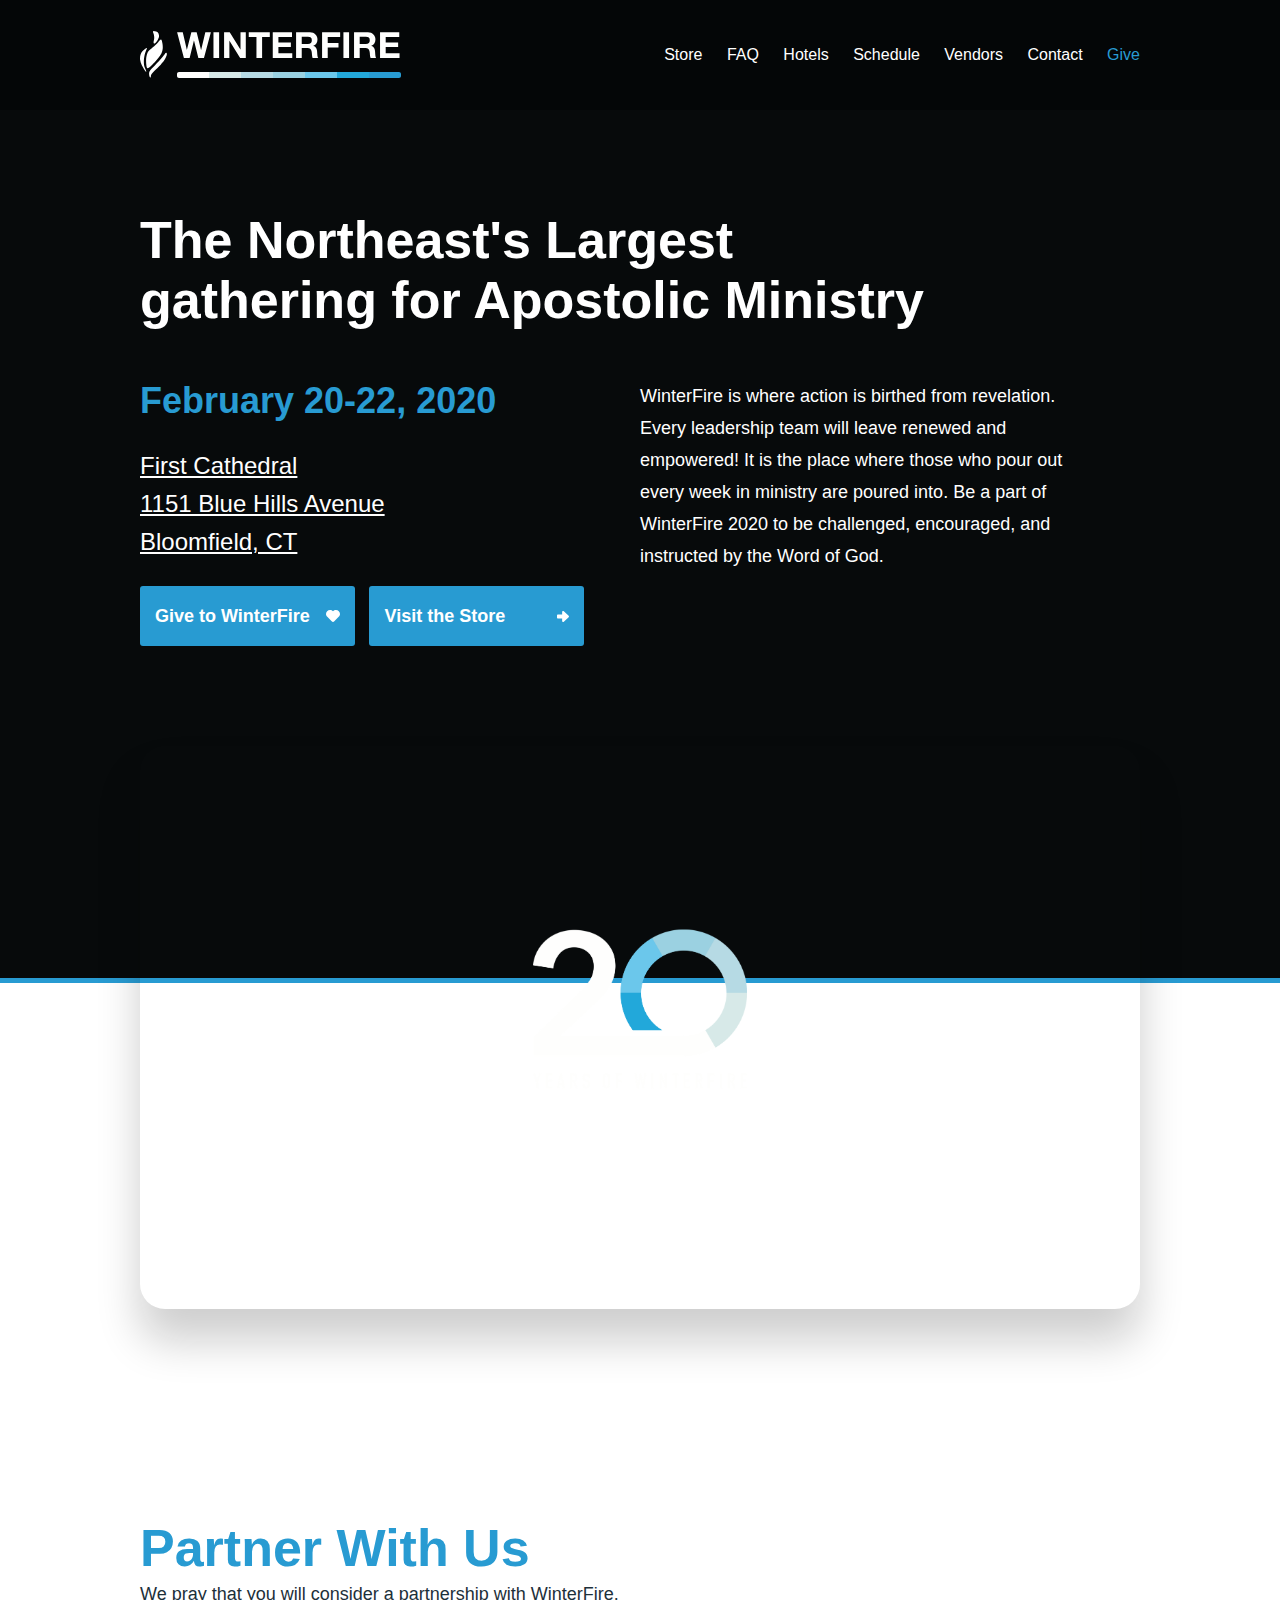
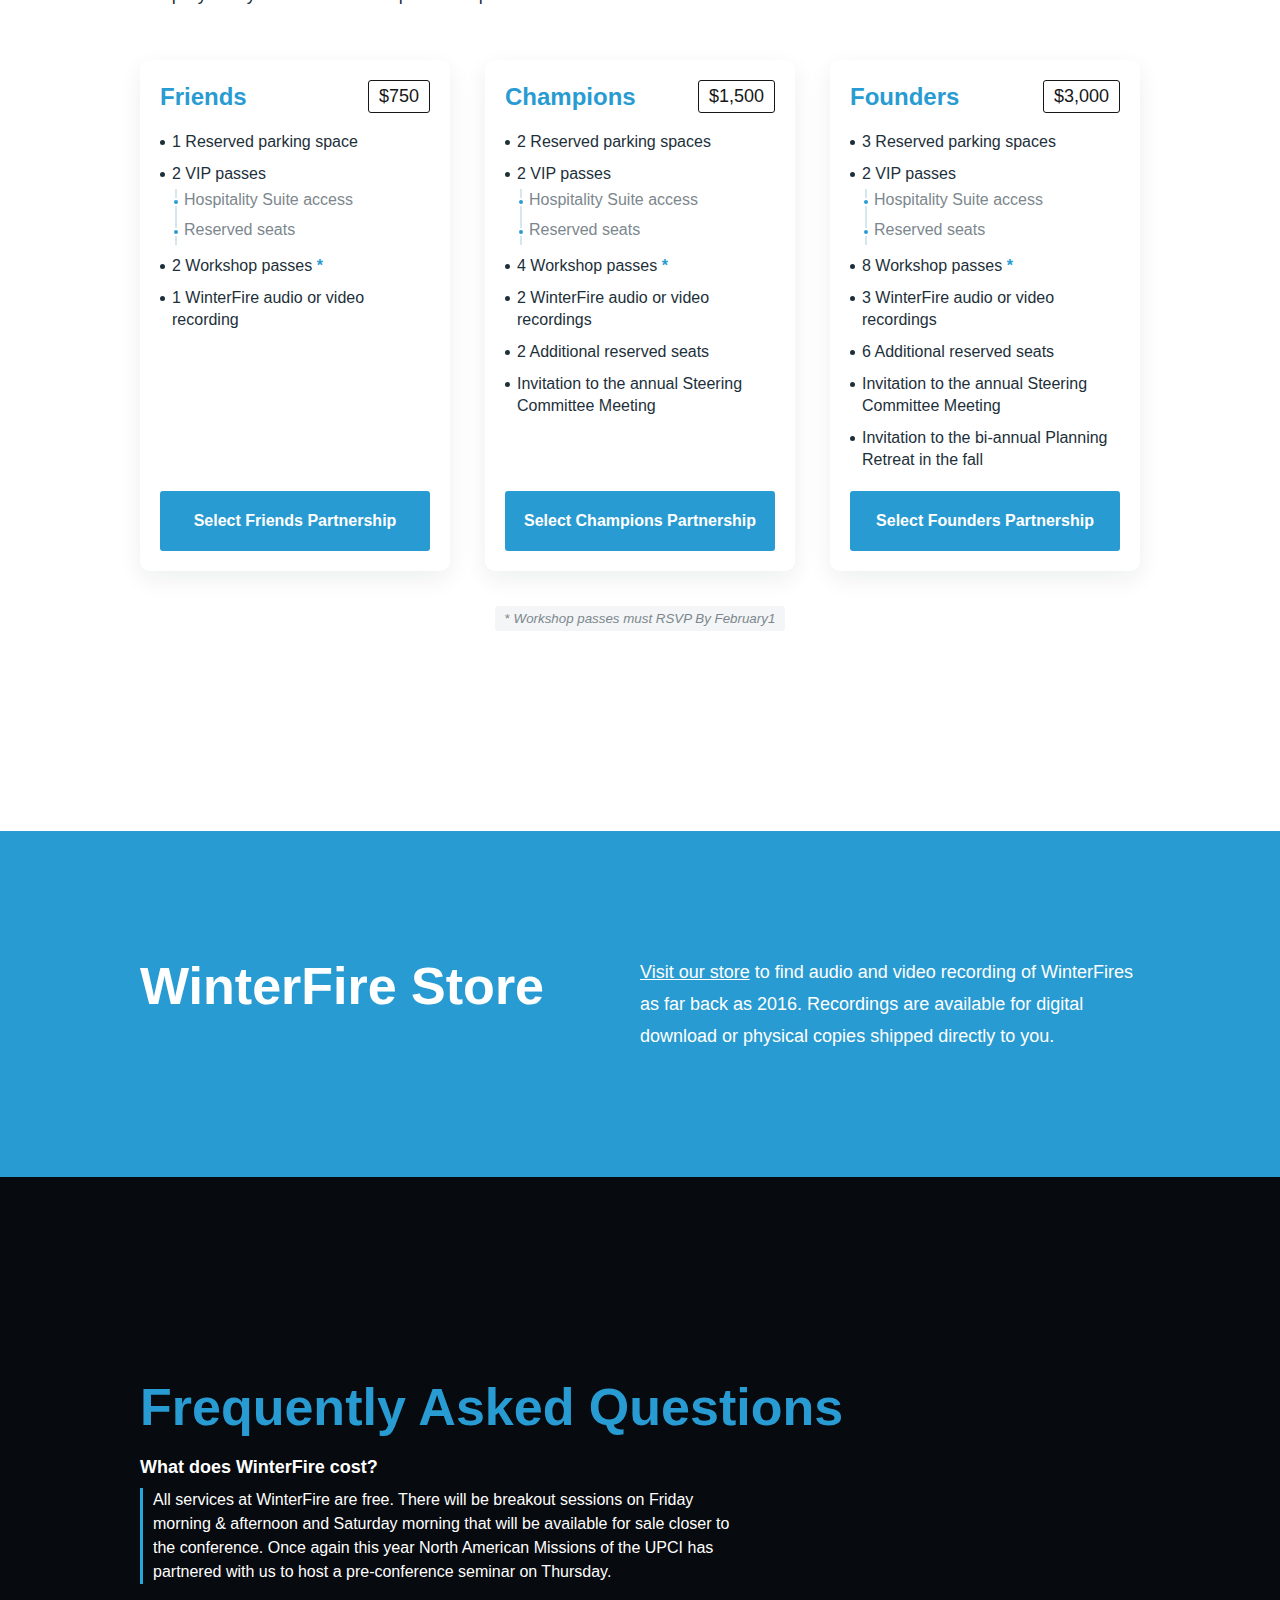
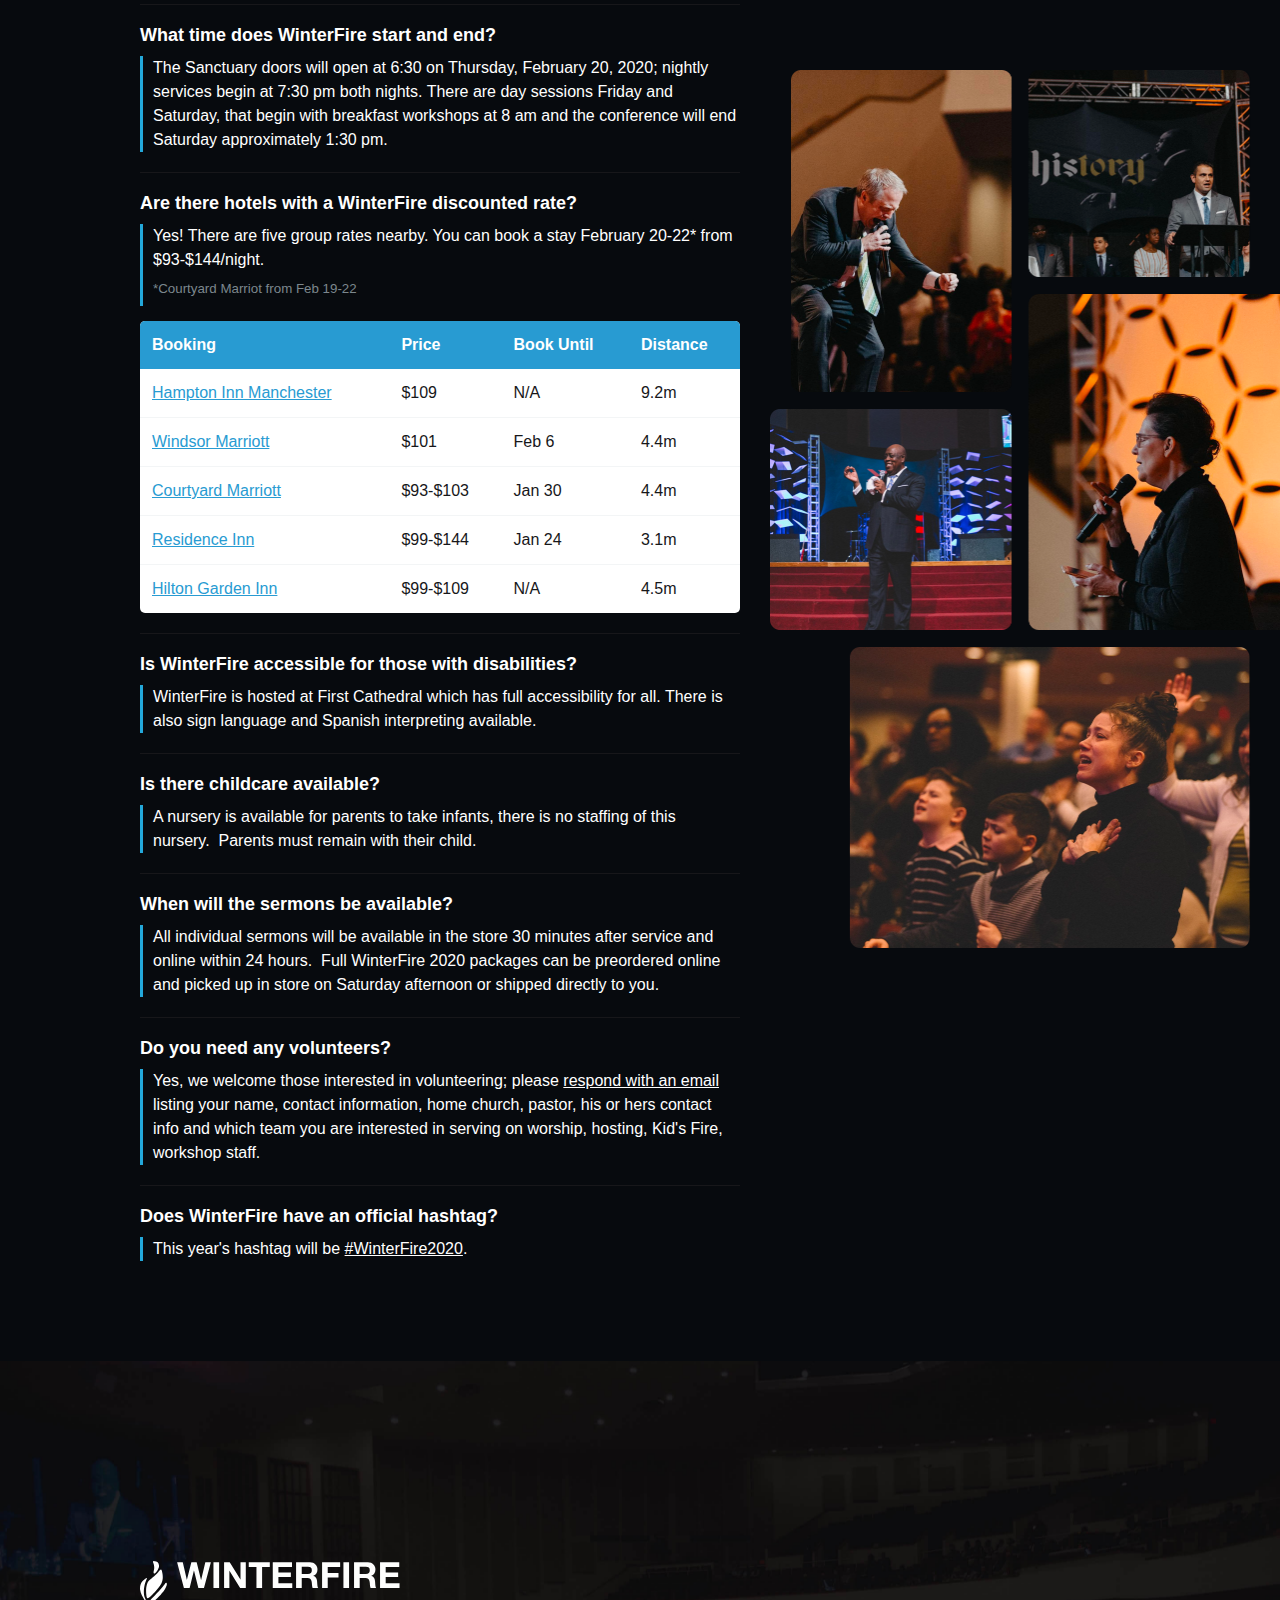
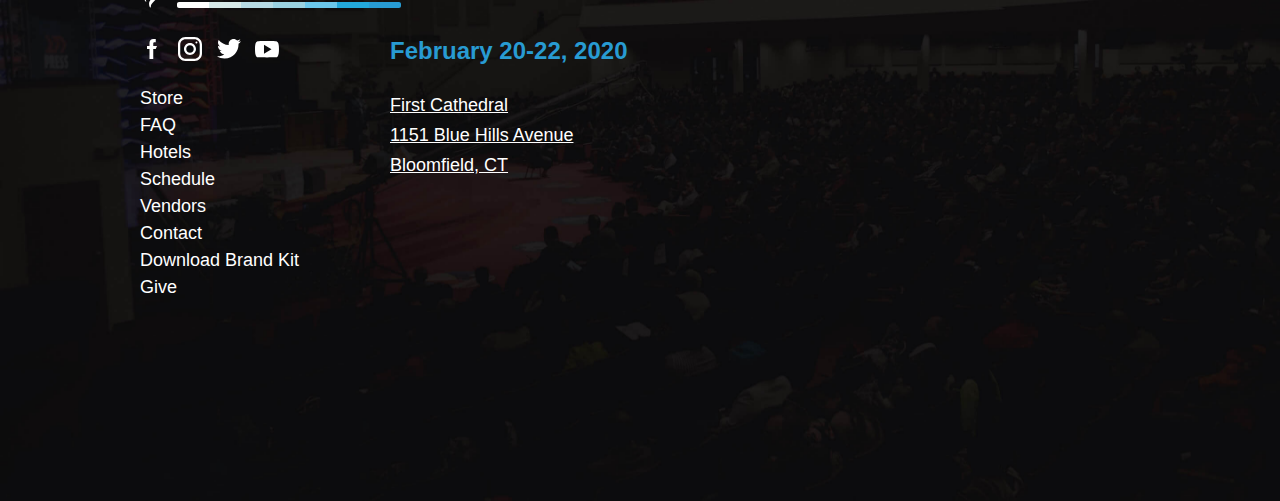
<file: index.html>
<!DOCTYPE html>
<html>
<head>
  <title>WinterFire 2020 - February 20-22</title>
  <link rel="stylesheet" type="text/css" media="screen" href="css/styles.css" >
  <link rel="icon" type="image/png" href="img/favicon.png">
  <meta name="viewport" content="width=device-width, initial-scale=1, maximum-scale=1, user-scalable=no">
  <meta name="description" content="The Northeast's Largest gathering for Apostolic Ministry" > 
  <meta name="keywords" content="" >
</head>
<body>
  <header id="header">
    <div class="wrap">
      <a href="http://winterfire.org" id="home-link"><h1>WinterFire 2020</h1></a>
      <a href="#" id="menu-toggle"></a>
      <nav id="main-nav">
        <a href="store/2019.html">Store</a>
        <a href="#faqs-anchor">FAQ</a>
        <a href="#hotels">Hotels</a>
        <a href="schedule.html">Schedule</a>
        <a href="vendors.html">Vendors</a>
        <a href="mailto:info@winterfire.org">Contact</a>
        <a href="#!" class="special-link faithteams-give-btn" org_uuid="22f4c78e-a5d6-11e6-a158-0aa0a76f6e55">Give</a>
      </nav>
    </div>
  </header>
  <main>
    <div class="wrap">
      <h2>The Northeast's Largest gathering for Apostolic Ministry</h2>
      <div id="hero">
        <div id="blurb">
          <p>WinterFire is where action is birthed from revelation. Every leadership team will leave renewed and empowered! It is the place where those who pour out every week in ministry are poured into. Be a part of WinterFire 2020 to be challenged, encouraged, and instructed by the Word of God.</p>
        </div>
        <div id="details">
          <h3>February 20-22, 2020</h3>
          <address>
            <a href="https://goo.gl/maps/LVXaYjMvDBJmSyuh7">
              First Cathedral<br>
              1151 Blue Hills Avenue<br>
              Bloomfield, CT
            </a>
          </address>
          <a href="#!" class="button primary-btn give-btn faithteams-give-btn" org_uuid="22f4c78e-a5d6-11e6-a158-0aa0a76f6e55">Give to WinterFire</a>
          <a href="store/2019.html" class="button primary-btn store-btn">Visit the Store</a>
        </div>
      </div>
      <iframe id="home-video" width="1000px" height="563px" src="https://www.youtube.com/embed/XPd6i-g-Yyo?rel=0?version=3&autoplay=1&mute=1&controls=0&loop=1&playlist=XPd6i-g-Yyo" frameborder="0"></iframe>
      <img src="img/20.svg" id="twenty">
      <img src="img/videoswap.jpg" class="videoswap">
    </div>
  </main>
  <section id="partnership">
    <div class="wrap" id="partnership-anchor">
      <h4>Partner With Us</h4>
      <p>We pray that you will consider a partnership with WinterFire.</p>
      <div id="partnership-tiers">
        <div class="partnership-tier">
          <h5>Friends</h5>
          <span class="cost">$750</span>
          <ul>
            <li>1 Reserved parking space</li>
            <li>
              2 VIP passes
              <div class="vip-breakdown">
                <span>Hospitality Suite access</span>
                <span>Reserved seats</span>
              </div>
            </li>
            <li>2 Workshop passes <em>*</em></li>
            <li>1 WinterFire audio or video recording</li>
          </ul>
          <a href="#!" class="button faithteams-give-btn" org_uuid="22f4c78e-a5d6-11e6-a158-0aa0a76f6e55">Select Friends Partnership</a>
        </div>
        <div class="partnership-tier">
          <h5>Champions</h5>
          <span class="cost">$1,500</span>
          <ul>
            <li>2 Reserved parking spaces</li>
            <li>
              2 VIP passes
              <div class="vip-breakdown">
                <span>Hospitality Suite access</span>
                <span>Reserved seats</span>
              </div>
            </li>
            <li>4 Workshop passes <em>*</em></li>
            <li>2 WinterFire audio or video recordings</li>
            <li>2 Additional reserved seats</li>
            <li>Invitation to the annual Steering Committee Meeting</li>
          </ul>
          <a href="#!" class="button faithteams-give-btn" org_uuid="22f4c78e-a5d6-11e6-a158-0aa0a76f6e55">Select Champions Partnership</a>
        </div>
        <div class="partnership-tier">
          <h5>Founders</h5>
          <span class="cost">$3,000</span>
          <ul>
            <li>3 Reserved parking spaces</li>
            <li>
              2 VIP passes
              <div class="vip-breakdown">
                <span>Hospitality Suite access</span>
                <span>Reserved seats</span>
              </div>
            </li>
            <li>8 Workshop passes <em>*</em></li>
            <li>3 WinterFire audio or video recordings</li>
            <li>6 Additional reserved seats</li>
            <li>Invitation to the annual Steering Committee Meeting</li>
            <li>Invitation to the bi-annual Planning Retreat in the fall</li>
          </ul>
          <a href="#!" class="button faithteams-give-btn" org_uuid="22f4c78e-a5d6-11e6-a158-0aa0a76f6e55">Select Founders Partnership</a>
        </div>
      </div>
      <small><em>*</em> Workshop passes must RSVP By February1</small>
    </div>
  </section>
  <section id="store-blurb">
    <div class="wrap">
      <h4>WinterFire Store</h4>
      <p><a href="store/2019.html">Visit our store</a> to find audio and video recording of WinterFires as far back as 2016. Recordings are available for digital download or physical copies shipped directly to you.</p>
    </div>
  </section>
  <section id="faqs">
    <div class="wrap" id="faqs-anchor">
      <h4>Frequently Asked Questions</h4>
      <ul>
        <li>
          <strong>What does WinterFire cost?</strong>
          <p>All services at WinterFire are free. There will be breakout sessions on Friday morning & afternoon and Saturday morning that will be available for sale closer to the conference. Once again this year North American Missions of the UPCI has partnered with us to host a pre-conference seminar on Thursday.</p>
        </li>
        <li>
          <strong>What time does WinterFire start and end?</strong>
          <p>The Sanctuary doors will open at 6:30 on Thursday, February 20, 2020; nightly services begin at 7:30 pm both nights. There are day sessions Friday and Saturday, that begin with breakfast workshops at 8 am and the conference will end Saturday approximately 1:30 pm.</p>
        </li>
        <li id="hotels">
          <strong>Are there hotels with a WinterFire discounted rate?</strong>
          <p>Yes! There are five group rates nearby. You can book a stay February 20-22* from $93-$144/night. <small>*Courtyard Marriot from Feb 19-22</small></p>
          <table id="hotels-list">
            <thead>
              <tr>
                <td>Booking</td>
                <td>Price</td>
                <td class="book-until">Book Until</td>
                <td>Distance</td>
              </tr>
            </thead>
            <tbody>
              <tr>
                <td><a href="https://nam02.safelinks.protection.outlook.com/?url=https%3A%2F%2Fsecure3.hilton.com%2Fen_US%2Fhp%2Freservation%2Fbook.htm%3FinputModule%3DHOTEL%26ctyhocn%3DHFDMCHX%26spec_plan%3DCHHWFC%26arrival%3D20200220%26departure%3D20200222%26cid%3DOM%2CWW%2CHILTONLINK%2CEN%2CDirectLink%26fromId%3DHILTONLINKDIRECT&data=02%7C01%7CKaren.Spada%40Hilton.com%7Cf2dcde80200944d8282508d732fb8d3c%7C660292d2cfd54a3db7a7e8f7ee458a0a%7C0%7C0%7C637033928289741117&sdata=LcS%2FA1wAxNnXUmLkfsBm25tSIk3ztszCmmmHlkxg9o0%3D&reserved=0">Hampton Inn Manchester</a></td>
                <td>$109</td>
                <td>N/A</td>
                <td>9.2m</td>
              </tr>
              <tr>
                <td><a href="https://www.marriott.com/events/start.mi?id=1564757791093&key=GRP">Windsor Marriott</a></td>
                <td>$101</td>
                <td>Feb 6</td>
                <td>4.4m</td>
              </tr>
              <tr>
                <td><a href="https://www.marriott.com/events/start.mi?id=1562425172218&key=GRP">Courtyard Marriott</a></td>
                <td>$93-$103</td>
                <td>Jan 30</td>
                <td>4.4m</td>
              </tr>
              <tr>
                <td><a href="https://www.marriott.com/events/start.mi?id=1561487381472&key=GRP">Residence Inn</a></td>
                <td>$99-$144</td>
                <td>Jan 24</td>
                <td>3.1m</td>
              </tr>
              <tr>
                <td><a href="https://nam02.safelinks.protection.outlook.com/?url=https%3A%2F%2Fhiltongardeninn.hilton.com%2Fen%2Fgi%2Fgroups%2Fpersonalized%2FB%2FBDLWHGI-WFC-20200220%2Findex.jhtml%3FWT.mc_id%3DPOG&data=02%7C01%7Cgabriel.santiago%40hilton.com%7C86dd47b0b4334b7331d108d6fe672a61%7C660292d2cfd54a3db7a7e8f7ee458a0a%7C0%7C1%7C636976116390361744&sdata=Z9h9axGBQV4X2MceKNCWYlobfLzWT3JLkdFCgu%2B24S8%3D&reserved=0">Hilton Garden Inn</a></td>
                <td>$99-$109</td>
                <td>N/A</td>
                <td>4.5m</td>
              </tr>
            </tbody>
          </table>

        </li>
        <li>
          <strong>Is WinterFire accessible for those with disabilities?</strong>
          <p>WinterFire is hosted at First Cathedral which has full accessibility for all. There is also sign language and Spanish interpreting available.</p>
        </li>
        <li>
          <strong>Is there childcare available?</strong>
          <p>A nursery is available for parents to take infants, there is no staffing of this nursery.  Parents must remain with their child.</p>
        </li>
        <li>
          <strong>When will the sermons be available?</strong>
          <p>All individual sermons will be available in the store 30 minutes after service and online within 24 hours.  Full WinterFire 2020 packages can be preordered online and picked up in store on Saturday afternoon or shipped directly to you.</p>
        </li>
        <li>
          <strong>Do you need any volunteers?</strong>
          <p>Yes, we welcome those interested in volunteering; please <a href="mailto:info@winterfire.org">respond with an email</a> listing your name, contact information, home church, pastor, his or hers contact info and which team you are interested in serving on worship, hosting, Kid's Fire, workshop staff.</p>
        </li>
        <li>
          <strong>Does WinterFire have an official hashtag?</strong>
          <p>This year's hashtag will be <a href="https://twitter.com/search?q=%23winterfire2020">#WinterFire2020</a>.</p>
        </li>
      </ul>
    </div>
  </section>
  <footer>
    <div class="wrap">
      <a href="http://winterfire.org"><img src="img/winterfire-2020-logo.svg"></a>
      <div class="footer-grid">
        <div class="second">
          <h3>February 20-22, 2020</h3>
          <address>
            <a href="https://goo.gl/maps/LVXaYjMvDBJmSyuh7">
              First Cathedral<br>
              1151 Blue Hills Avenue<br>
              Bloomfield, CT
            </a>
          </address>
        </div>
        <div class="first">
          <nav id="social-links">
            <a href="https://www.facebook.com/WinterfireConf/?fref=ts" class="facebook"></a>
            <a href="http://instagram.com/winterfireconf" class="instagram"></a>
            <a href="https://twitter.com/winterfireconf" class="twitter"></a>
            <a href="https://www.youtube.com/user/WinterfireConf" class="youtube"></a>
          </nav>
          <nav id="footer-links">
            <a href="store/2019.html">Store</a>
            <a href="#faqs-anchor">FAQ</a>
            <a href="#hotels">Hotels</a>
            <a href="schedule.html">Schedule</a>
            <a href="vendors.html">Vendors</a>
            <a href="mailto:info@winterfire.org">Contact</a>
            <a href="WinterFire-2020-Brand-Kit.zip" class="no-show">Download Brand Kit</a>
            <a href="#!" class="faithteams-give-btn" org_uuid="22f4c78e-a5d6-11e6-a158-0aa0a76f6e55">Give</a>
          </nav>
        </div>
      </div>
    </div>
  </footer>
  <script src="https://s3-us-west-2.amazonaws.com/faithteams/js/ft-give-button.js"></script>
  <script>var giveNow = ft_giveNow();</script>
  <script>
    var openEl = document.getElementById('menu-toggle');
    var mobileNavEl = document.getElementById('main-nav');

    function toggleNav() {
      mobileNavEl.classList.toggle('menu-mobile--opened')
      openEl.classList.toggle('menu-toggle--opened')
    }

    openEl.addEventListener('click', function (e) {
      e.preventDefault()
      toggleNav()
    })

    document.getElementById("main-nav").addEventListener('click', function(e) {
      toggleNav()
    })
  </script>
</body>
</html>
</file>
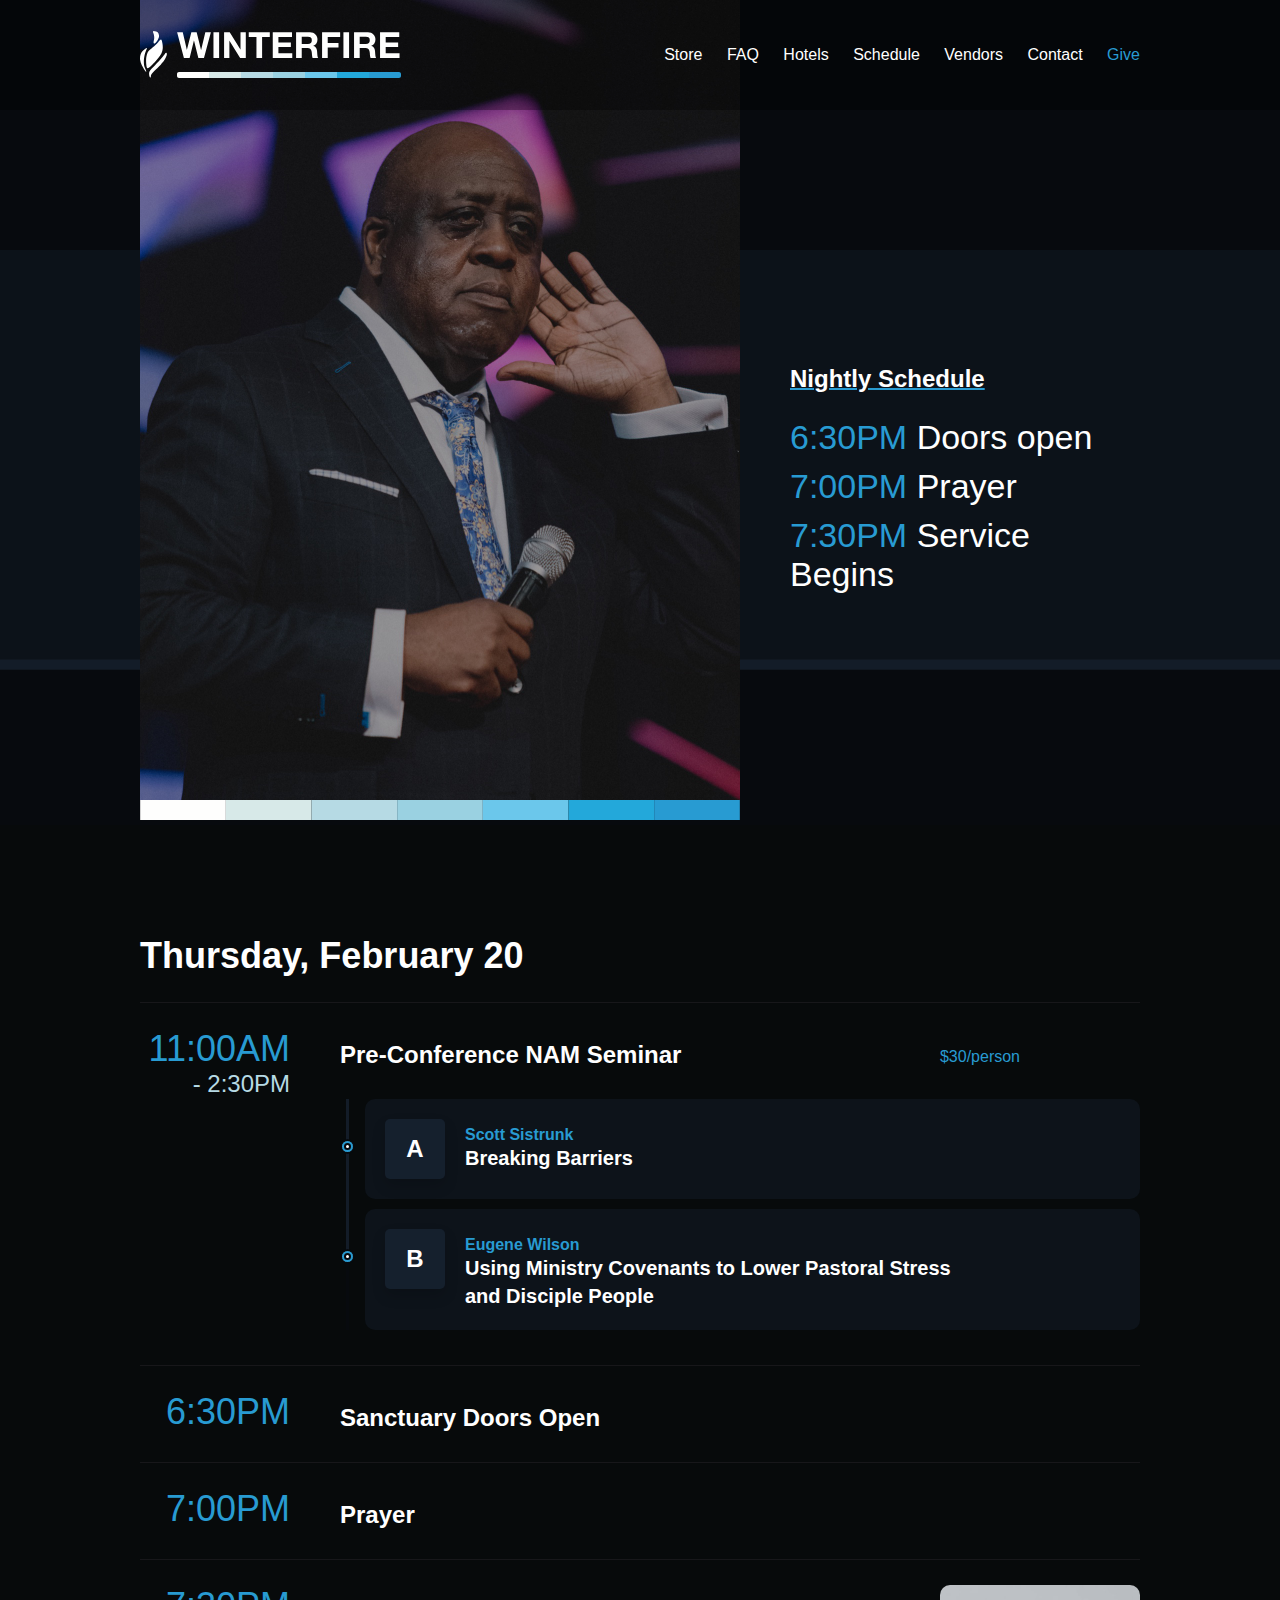
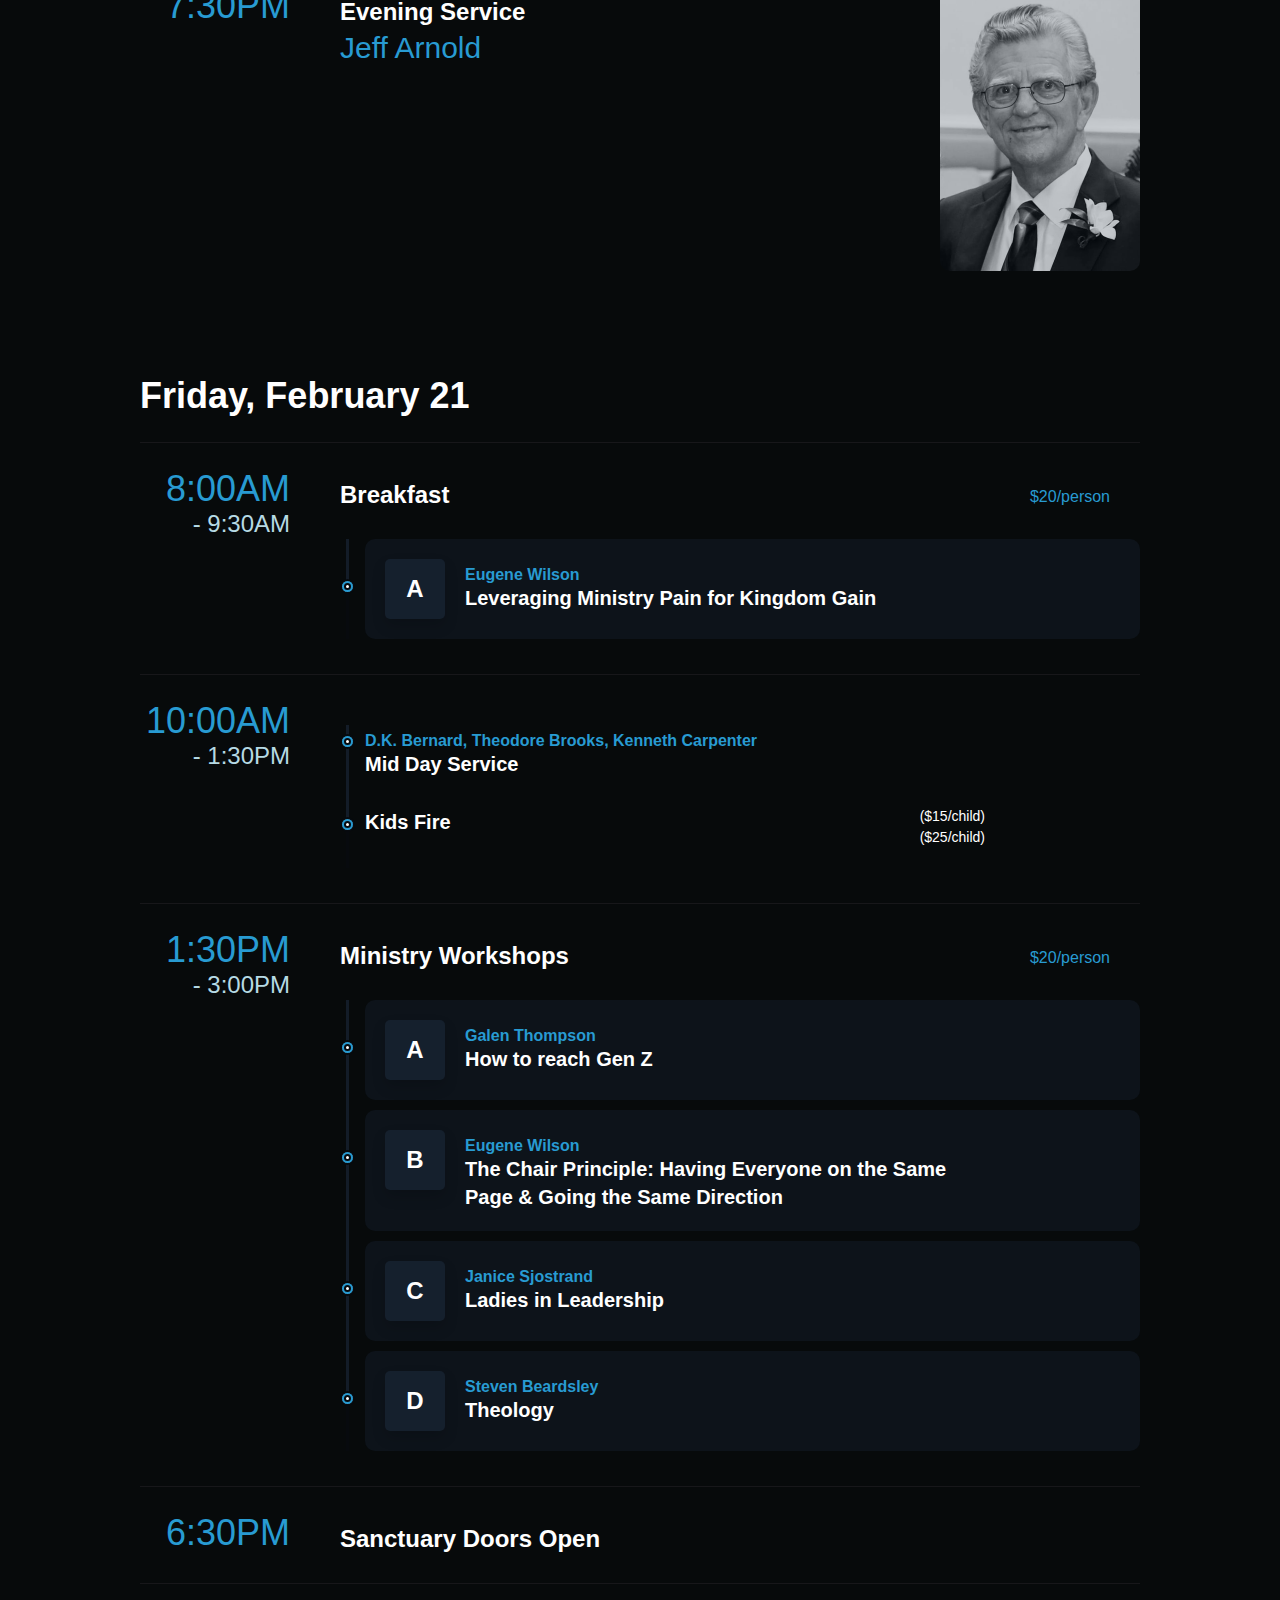
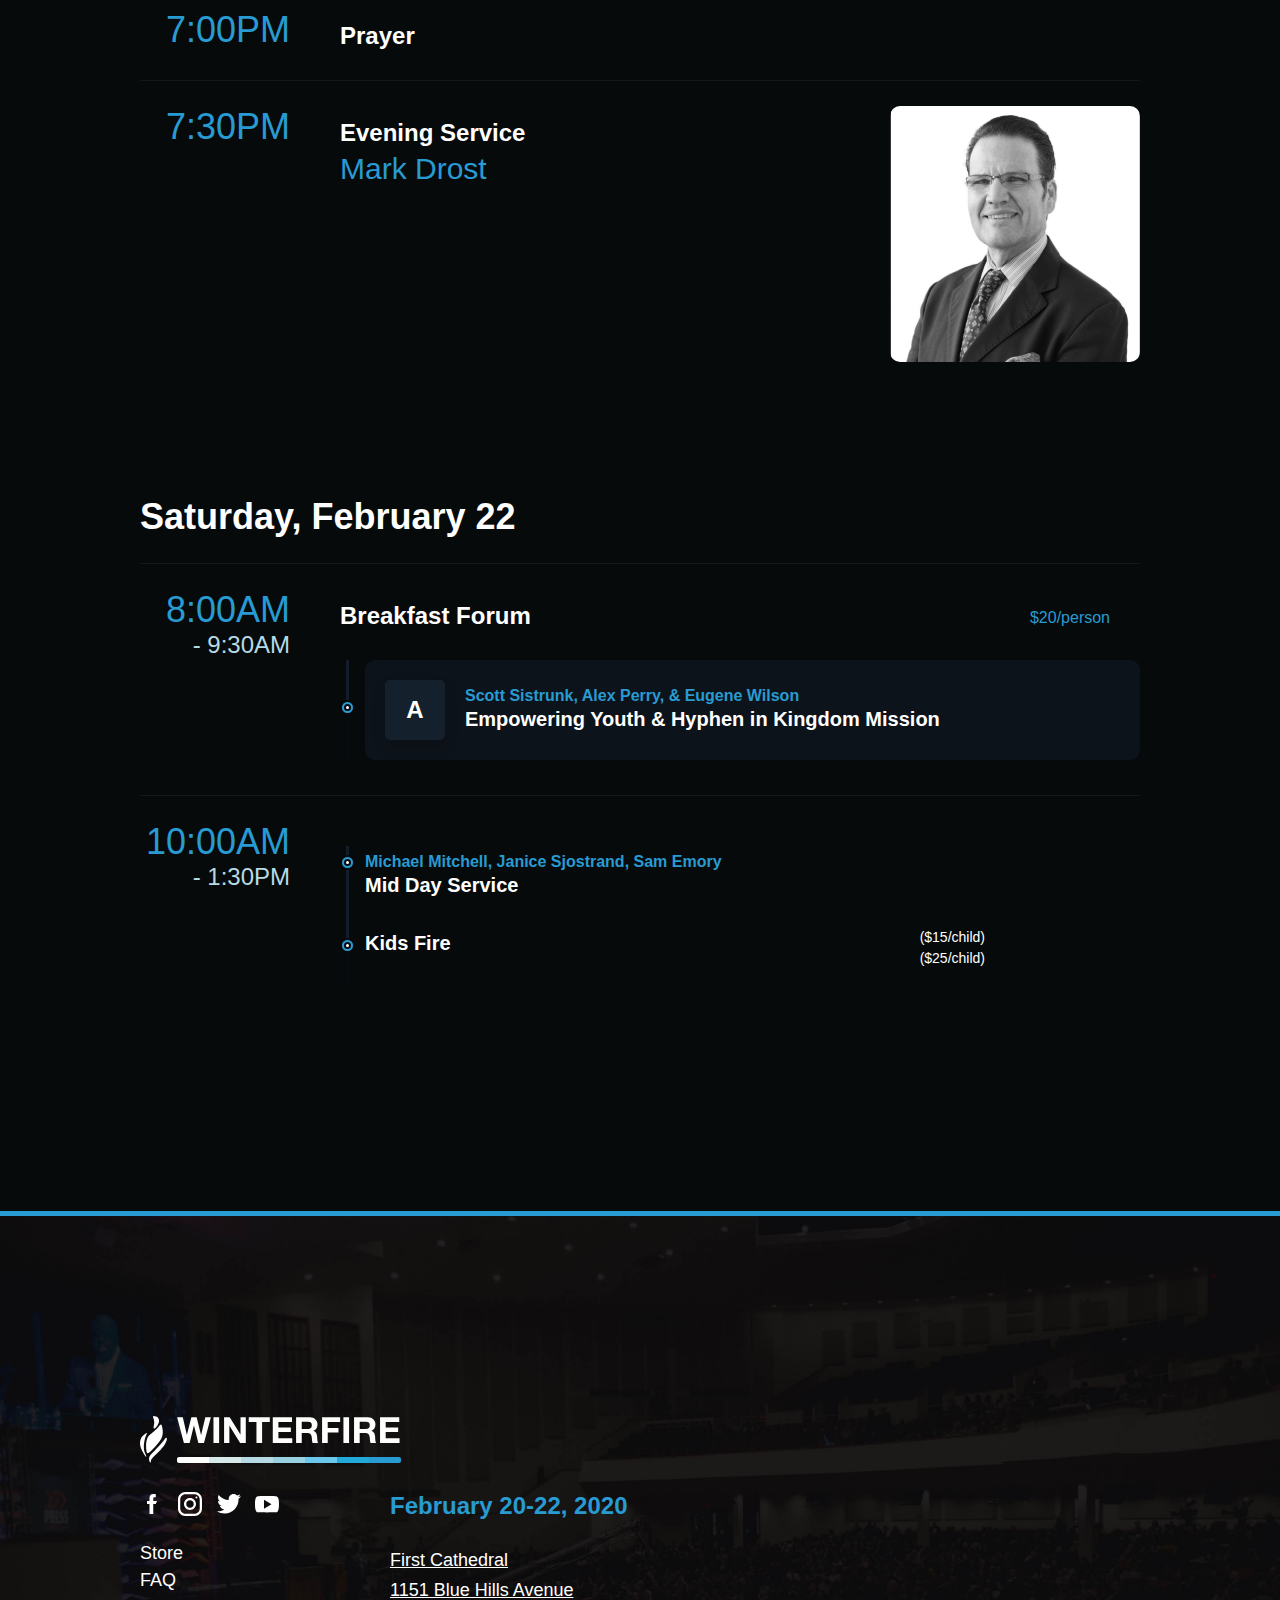
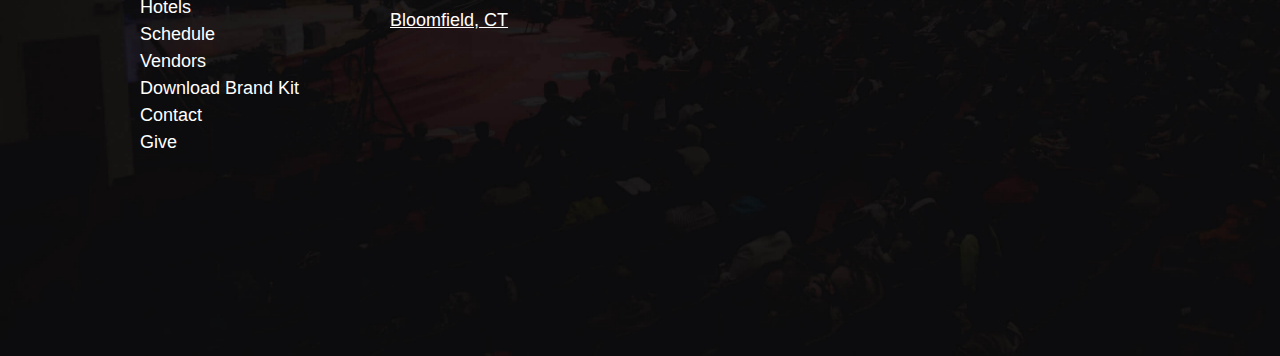
<file: schedule.html>
<!DOCTYPE html>
<html>
<head>
  <title>WinterFire 2020 - February 20-22</title>
  <link rel="stylesheet" type="text/css" media="screen" href="css/styles.css" >
  <script type="text/javascript" src="schedule.js"></script>
  <link rel="icon" type="image/png" href="img/favicon.png">
  <meta name="viewport" content="width=device-width, initial-scale=1, maximum-scale=1, user-scalable=no">
  <meta name="description" content="The Northeast's Largest gathering for Apostolic Ministry" > 
  <meta name="keywords" content="" >
</head>
<body>
  <header id="header">
    <div class="wrap">
      <a href="http://winterfire.org" id="home-link"><h1>WinterFire 2020</h1></a>
      <a href="#" id="menu-toggle"></a>
      <nav id="main-nav">
        <a href="store/2019.html">Store</a>
        <a href="/#faqs-anchor">FAQ</a>
        <a href="/#hotels">Hotels</a>
        <a href="schedule.html">Schedule</a>
        <a href="vendors.html">Vendors</a>
        <a href="mailto:info@winterfire.org">Contact</a>
        <a href="#!" class="special-link faithteams-give-btn" org_uuid="22f4c78e-a5d6-11e6-a158-0aa0a76f6e55">Give</a>
      </nav>
    </div>
  </header>
  <div id="schedule-header">
    <div class="wrap">
      <h2>Nightly Schedule</h2>
      <ul>
        <li>
          <em>6:30PM</em>
          <span>Doors open</span>
        </li>
        <li>
          <em>7:00PM</em>
          <span>Prayer</span>
        </li>
        <li>
          <em>7:30PM</em>
          <span>Service Begins</span>
        </li>
      </ul>
      <img src="img/colorstrip.svg" />
    </div>
  </div>
  <main>
    <div id="schedule" class="wrap">
      <h3>Thursday, February 20</h3>
      <ul class="schedule-layout">
        <li>
          <div class="time-col">
            <span>11:00AM</span>
            <small>- 2:30PM</small>
          </div>
          <div class="session-col">
            <h4>Pre-Conference NAM Seminar <div id='product-component-1573595309019'></div><small class="special">$30/person</small></h4>
            <ul class="breakout">
              <li>
                <img src="img/bullet2.svg" />
                <span>A</span>
                <h7>Scott Sistrunk</h7>
                <h5>Breaking Barriers</h5>
              </li>
              <li>
                <img src="img/bullet2.svg" />
                <span>B</span>
                <h7>Eugene Wilson</h7>
                <h5>Using Ministry Covenants to Lower Pastoral Stress and Disciple People</h5>
              </li>
            </ul>
          </div>
        </li>
        <li>
          <div class="time-col">
            <span>6:30PM</span>
          </div>
          <div class="session-col">
            <h4>Sanctuary Doors Open</h4>
          </div>
        </li>
        <li>
          <div class="time-col">
            <span>7:00PM</span>
          </div>
          <div class="session-col">
            <h4>Prayer</h4>
          </div>
        </li>
        <li>
          <div class="time-col">
            <span>7:30PM</span>
          </div>
          <div class="session-col">
            <h4>Evening Service</h4>
            <h5>Jeff Arnold</h5>
            <img src="img/jeff-arnold.png" class="jeff-arnold" />
          </div>
        </li>
      </ul>

      <h3>Friday, February 21</h3>
      <ul class="schedule-layout">
        <li>
          <div class="time-col">
            <span>8:00AM</span>
            <small>- 9:30AM</small>
          </div>
          <div class="session-col">
            <h4>Breakfast <small>$20/person</small></h4>
            <ul class="breakout small-breakout">
              <li>
                <img src="img/bullet2.svg" />
                <span>A</span>
                <h7>Eugene Wilson</h7>
                <h5>Leveraging Ministry Pain for Kingdom Gain</h5>
                <div id='product-component-1573595886903'></div>
              </li>
            </ul>
          </div>
        </li>
        <li>
          <div class="time-col">
            <span>10:00AM</span>
            <small>- 1:30PM</small>
          </div>
          <div class="session-col">
            <ul class="breakout special-breakout">
              <li>
                <img src="img/bullet2.svg" />
                <h7>D.K. Bernard, Theodore Brooks, Kenneth Carpenter</h7>
                <h5>Mid Day Service</h5>
              </li>
              <li class="kids-fire">
                <img src="img/bullet2.svg" />
                <h5>Kids Fire</h5>
                <aside>
                  <section>($15/child) <div id='product-component-1573602562538'></div></section>
                  <section>($25/child) <div id='product-component-1573601829635'></div></section>
                </aside>
              </li>
            </ul>
          </div>
        </li>
        <li>
          <div class="time-col">
            <span>1:30PM</span>
            <small>- 3:00PM</small>
          </div>
          <div class="session-col">
            <h4>Ministry Workshops <small>$20/person</small></h4>
            <ul class="breakout small-breakout">
              <li>
                <img src="img/bullet2.svg" />
                <span>A</span>
                <h7>Galen Thompson</h7>
                <h5>How to reach Gen Z</h5>
                <div id='product-component-1573600488853'></div>
              </li>
              <li>
                <img src="img/bullet2.svg" />
                <span>B</span>
                <h7>Eugene Wilson</h7>
                <h5>The Chair Principle: Having Everyone on the Same Page & Going the Same Direction</h5>
                <div id='product-component-1573600586234'></div>
              </li>
              <li>
                <img src="img/bullet2.svg" />
                <span>C</span>
                <h7>Janice Sjostrand</h7>
                <h5>Ladies in Leadership</h5>
                <div id='product-component-1573600820004'></div>
              </li>
              <li>
                <img src="img/bullet2.svg" />
                <span>D</span>
                <h7>Steven Beardsley</h7>
                <h5>Theology</h5>
                <div id='product-component-1573600648689'></div>
              </li>
            </ul>
          </div>
        </li>
        <li>
          <div class="time-col">
            <span>6:30PM</span>
          </div>
          <div class="session-col">
            <h4>Sanctuary Doors Open</h4>
          </div>
        </li>
        <li>
          <div class="time-col">
            <span>7:00PM</span>
          </div>
          <div class="session-col">
            <h4>Prayer</h4>
          </div>
        </li>
        <li>
          <div class="time-col">
            <span>7:30PM</span>
          </div>
          <div class="session-col">
            <h4>Evening Service</h4>
            <h5>Mark Drost</h5>
            <img src="img/mark.png" class="mark" />
          </div>
        </li>
      </ul>

      <h3>Saturday, February 22</h3>
      <ul class="schedule-layout">
        <li>
          <div class="time-col">
            <span>8:00AM</span>
            <small>- 9:30AM</small>
          </div>
          <div class="session-col">
            <h4>Breakfast Forum<small>$20/person</small></h4>
            <ul class="breakout small-breakout">
              <li>
                <img src="img/bullet2.svg" />
                <span>A</span>
                <h7>Scott Sistrunk, Alex Perry, & Eugene Wilson</h7>
                <h5>Empowering Youth & Hyphen in Kingdom Mission</h5>
                <div id='product-component-1573600347724'></div>
              </li>
            </ul>
          </div>
        </li>
        <li>
          <div class="time-col">
            <span>10:00AM</span>
            <small>- 1:30PM</small>
          </div>
          <div class="session-col">
            <ul class="breakout special-breakout">
              <li>
                <img src="img/bullet2.svg" />
                <h7>Michael Mitchell, Janice Sjostrand, Sam Emory</h7>
                <h5>Mid Day Service</h5>
              </li>
              <li class="kids-fire">
                <img src="img/bullet2.svg" />
                <h5>Kids Fire</h5>
                <aside>
                  <section>($15/child) <div id='product-component-1573602564572'></div></section>
                  <section>($25/child) <div id='product-component-1573602439386'></div></section>
                </aside>
              </li>
            </ul>
          </div>
        </li>
      </ul>


    </div>
  </main>
  <footer>
    <div class="wrap">
      <a href="http://winterfire.org"><img src="img/winterfire-2020-logo.svg"></a>
      <div class="footer-grid">
        <div class="second">
          <h3>February 20-22, 2020</h3>
          <address>
            <a href="https://goo.gl/maps/LVXaYjMvDBJmSyuh7">
              First Cathedral<br>
              1151 Blue Hills Avenue<br>
              Bloomfield, CT
            </a>
          </address>
        </div>
        <div class="first">
          <nav id="social-links">
            <a href="https://www.facebook.com/WinterfireConf/?fref=ts" class="facebook"></a>
            <a href="http://instagram.com/winterfireconf" class="instagram"></a>
            <a href="https://twitter.com/winterfireconf" class="twitter"></a>
            <a href="https://www.youtube.com/user/WinterfireConf" class="youtube"></a>
          </nav>
          <nav id="footer-links">
            <a href="store/2019.html">Store</a>
            <a href="/#faqs-anchor">FAQ</a>
            <a href="/#hotels">Hotels</a>
            <a href="schedule.html">Schedule</a>
            <a href="vendors.html">Vendors</a>
            <a href="WinterFire-2020-Brand-Kit.zip" class="no-show">Download Brand Kit</a>
            <a href="mailto:info@winterfire.org">Contact</a>
            <a href="#!" class="faithteams-give-btn" org_uuid="22f4c78e-a5d6-11e6-a158-0aa0a76f6e55">Give</a>
          </nav>
        </div>
      </div>
    </div>
  </footer>
  <script src="https://s3-us-west-2.amazonaws.com/faithteams/js/ft-give-button.js"></script>
  <script>var giveNow = ft_giveNow();</script>
  <script>
    var openEl = document.getElementById('menu-toggle');
    var mobileNavEl = document.getElementById('main-nav');

    function toggleNav() {
      mobileNavEl.classList.toggle('menu-mobile--opened')
      openEl.classList.toggle('menu-toggle--opened')
    }

    openEl.addEventListener('click', function (e) {
      e.preventDefault()
      toggleNav()
    })

    document.getElementById("main-nav").addEventListener('click', function(e) {
      toggleNav()
    })
  </script>
</body>
</html>
</file>
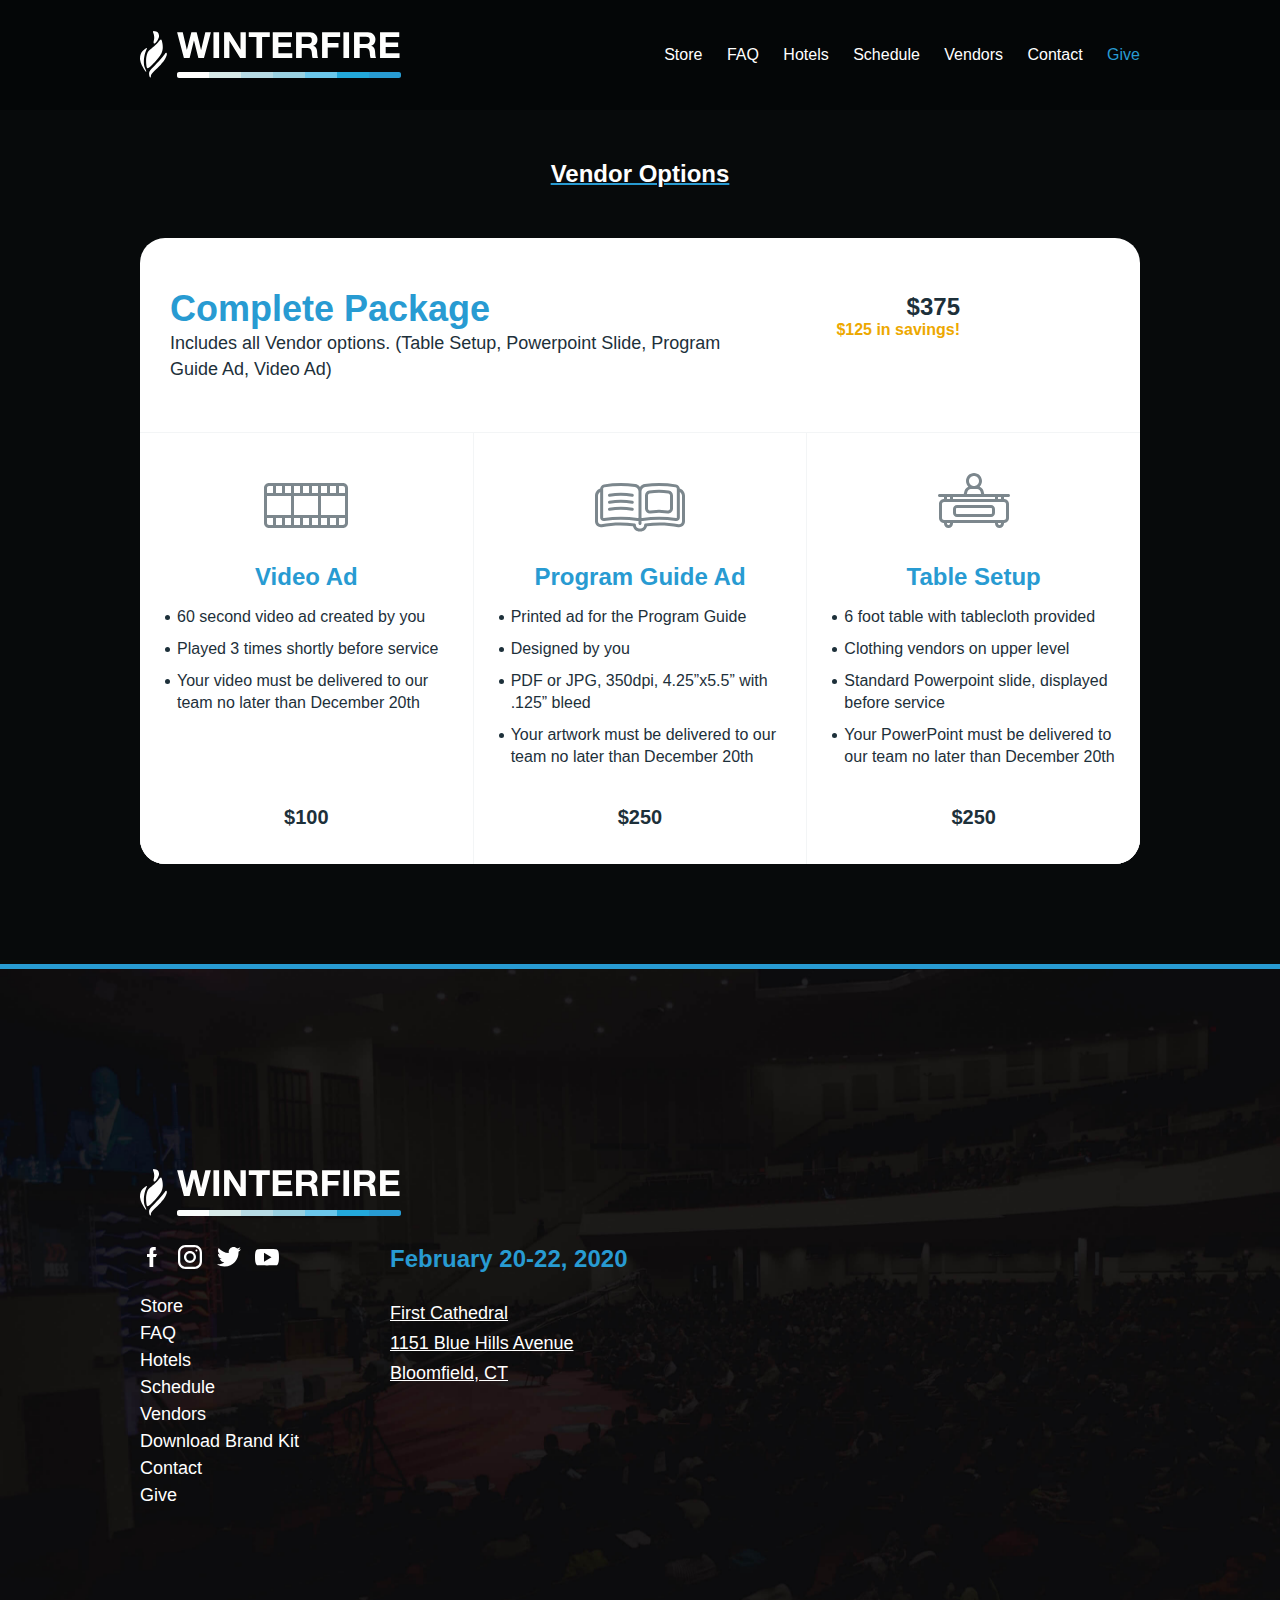
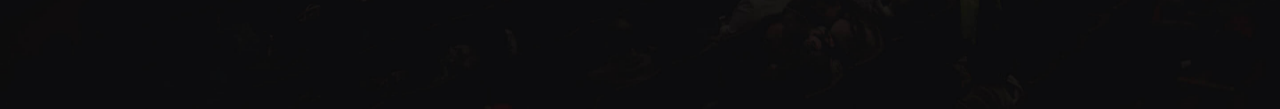
<file: vendors.html>
<!DOCTYPE html>
<html>
<head>
  <title>WinterFire 2020 - February 20-22</title>
  <link rel="stylesheet" type="text/css" media="screen" href="css/styles.css" >
  <script type="text/javascript" src="vendor.js"></script>
  <link rel="icon" type="image/png" href="img/favicon.png">
  <meta name="viewport" content="width=device-width, initial-scale=1, maximum-scale=1, user-scalable=no">
  <meta name="description" content="The Northeast's Largest gathering for Apostolic Ministry" > 
  <meta name="keywords" content="" >
</head>
<body>
  <header id="header">
    <div class="wrap">
      <a href="http://winterfire.org" id="home-link"><h1>WinterFire 2020</h1></a>
      <a href="#" id="menu-toggle"></a>
      <nav id="main-nav">
        <a href="store/2019.html">Store</a>
        <a href="/#faqs-anchor">FAQ</a>
        <a href="/#hotels">Hotels</a>
        <a href="schedule.html">Schedule</a>
        <a href="vendors.html">Vendors</a>
        <a href="mailto:info@winterfire.org">Contact</a>
        <a href="#!" class="special-link faithteams-give-btn" org_uuid="22f4c78e-a5d6-11e6-a158-0aa0a76f6e55">Give</a>
      </nav>
    </div>
  </header>
  <main>
    <h3 id="vendor-title">Vendor Options</h3>
    <div id="vendor-options" class="wrap">
      <div id="complete-package">
        <div>
          <h2>Complete Package</h2>
          <p>Includes all Vendor options. (Table Setup, Powerpoint Slide, Program Guide Ad, Video Ad)</p>
        </div>
        <div class="complete-price">
          <strong>$375</strong>
          <em>$125 in savings!</em>
          <div id='product-component-1573592280860'></div>
        </div>
      </div>
      <ul id="vendor-breakdown">
        <li>
          <h4>Video Ad</h4>
          <ul>
            <li>60 second video ad created by you</li>
            <li>Played 3 times shortly before service</li>
            <li>Your video must be delivered to our team no later than December 20th</li>
          </ul>
          <div class="price">
            <span>$100</span>
            <div id='product-component-1573592647024'></div>
          </div>
        </li>
        <li>
          <h4>Program Guide Ad</h4>
          <ul>
            <li>Printed ad for the Program Guide</li>
            <li>Designed by you</li>
            <li>PDF or JPG, 350dpi, 4.25”x5.5” with .125” bleed</li>
            <li>Your artwork must be delivered to our team no later than December 20th</li>
          </ul>
          <div class="price">
            <span>$250</span>
            <div id='product-component-1573592430100'></div>
          </div>
        </li>
        <li>
          <h4>Table Setup</h4>
          <ul>
            <li>6 foot table with tablecloth provided</li>
            <li>Clothing vendors on upper level</li>
            <li>Standard Powerpoint slide, displayed before service</li>
            <li>Your PowerPoint must be delivered to our team no later than December 20th</li>
          </ul>
          <div class="price">
            <span>$250</span>
            <div id='product-component-1573592515647'></div>
          </div>
        </li>
      </ul>
    </div>
  </main>
  <footer>
    <div class="wrap">
      <a href="http://winterfire.org"><img src="img/winterfire-2020-logo.svg"></a>
      <div class="footer-grid">
        <div class="second">
          <h3>February 20-22, 2020</h3>
          <address>
            <a href="https://goo.gl/maps/LVXaYjMvDBJmSyuh7">
              First Cathedral<br>
              1151 Blue Hills Avenue<br>
              Bloomfield, CT
            </a>
          </address>
        </div>
        <div class="first">
          <nav id="social-links">
            <a href="https://www.facebook.com/WinterfireConf/?fref=ts" class="facebook"></a>
            <a href="http://instagram.com/winterfireconf" class="instagram"></a>
            <a href="https://twitter.com/winterfireconf" class="twitter"></a>
            <a href="https://www.youtube.com/user/WinterfireConf" class="youtube"></a>
          </nav>
          <nav id="footer-links">
            <a href="store/2019.html">Store</a>
            <a href="/#faqs-anchor">FAQ</a>
            <a href="/#hotels">Hotels</a>
            <a href="schedule.html">Schedule</a>
            <a href="vendors.html">Vendors</a>
            <a href="WinterFire-2020-Brand-Kit.zip" class="no-show">Download Brand Kit</a>
            <a href="mailto:info@winterfire.org">Contact</a>
            <a href="#!" class="faithteams-give-btn" org_uuid="22f4c78e-a5d6-11e6-a158-0aa0a76f6e55">Give</a>
          </nav>
        </div>
      </div>
    </div>
  </footer>
  <script src="https://s3-us-west-2.amazonaws.com/faithteams/js/ft-give-button.js"></script>
  <script>var giveNow = ft_giveNow();</script>
  <script>
    var openEl = document.getElementById('menu-toggle');
    var mobileNavEl = document.getElementById('main-nav');

    function toggleNav() {
      mobileNavEl.classList.toggle('menu-mobile--opened')
      openEl.classList.toggle('menu-toggle--opened')
    }

    openEl.addEventListener('click', function (e) {
      e.preventDefault()
      toggleNav()
    })

    document.getElementById("main-nav").addEventListener('click', function(e) {
      toggleNav()
    })
  </script>
</body>
</html>
</file>
<file: css/styles.css>
* {
  -webkit-font-smoothing: antialiased;
  -moz-osx-font-smoothing: grayscale;
  box-sizing: border-box; }

html {
  scroll-behavior: smooth; }

body {
  background: #070A0E;
  font-family: "Helvetica Neue", Arial, sans-serif;
  color: #fff;
  margin: 0; }

.wrap {
  width: 1000px;
  margin: 0 auto;
  position: relative; }

a {
  transition: all 0.2s ease-in-out;
  color: inherit; }

.coming-soon {
  text-align: center;
  padding: 250px 0; }

.button {
  color: #fff;
  font-weight: 600;
  font-size: 18px;
  background-color: #289BD2;
  border-radius: 3px;
  padding: 0 15px;
  height: 60px;
  line-height: 60px;
  display: inline-block;
  text-decoration: none; }
  .button:hover {
    background-color: #23A8DA; }

#header {
  height: 110px;
  margin: 0 0 -110px 0;
  z-index: 2;
  position: relative;
  background: rgba(0, 0, 0, 0.3); }
  #header a#home-link {
    float: left;
    display: block;
    margin: 27px 0; }
  #header h1 {
    text-indent: -9999px;
    display: block;
    background: url("../img/winterfire-2020-logo.svg") 0 0 no-repeat;
    background-size: 261px 55px;
    height: 55px;
    width: 261px;
    margin: 0; }
  #header #main-nav {
    position: absolute;
    right: 0;
    top: 0;
    height: 110px; }
    #header #main-nav a {
      color: #fff;
      height: 110px;
      line-height: 110px;
      display: inline-block;
      margin: 0 0 0 20px;
      text-decoration: none;
      font-weight: 500; }
      #header #main-nav a:hover {
        transform: translateY(-2px); }
      #header #main-nav a.special-link {
        color: #289BD2; }
  #header #menu-toggle {
    position: absolute; }

h2 {
  font-size: 52px;
  font-weight: 700;
  padding: 100px 0 50px 0;
  width: 800px;
  margin: 0; }

h3 {
  color: #289BD2;
  font-size: 36px;
  font-weight: 700;
  margin: 0 0 25px 0; }

h4 {
  font-size: 52px;
  font-weight: 700;
  margin: 0; }

p {
  margin: 0;
  font-size: 18px;
  line-height: 32px; }

#details {
  order: 1; }

#blurb {
  order: 2; }
  #blurb p {
    padding: 0 50px 0 0; }

address {
  font-style: normal;
  margin: 0 0 25px 0; }
  address a {
    color: #fff;
    font-size: 24px;
    line-height: 38px; }
    address a:hover {
      color: #289BD2; }

.primary-btn {
  width: 215px;
  text-align: left;
  background-position: calc(100% - 15px) 24px;
  background-repeat: no-repeat; }

.give-btn {
  margin: 0 10px 0 0;
  background-image: url(../img/icon-give.svg); }
  .give-btn:hover {
    background-position: calc(100% - 15px) 21px; }

.store-btn {
  background-image: url(../img/icon-go.svg); }
  .store-btn:hover {
    background-position: calc(100% - 12px) 24px; }

#hero {
  display: grid;
  grid-template-columns: 1fr 1fr;
  margin: 0 0 100px 0; }

#twenty {
  width: 214px;
  height: 162px;
  position: absolute;
  z-index: 2;
  left: calc(50% - 107px);
  top: calc(100% - 50px); }

.videoswap {
  display: none; }

main {
  background: #070A0B;
  padding: 110px 0 0 0;
  border-bottom: 5px solid #289BD2; }

iframe#home-video {
  margin: 0 0 -335px 0;
  z-index: 1;
  border-radius: 25px;
  box-shadow: 0 32px 44px rgba(10, 10, 11, 0.2); }

#partnership {
  background: #fff;
  padding: 435px 0 200px 0;
  color: #1D303A; }
  #partnership .wrap {
    padding-top: 100px; }
  #partnership small {
    background: #F3F5F6;
    border-radius: 3px;
    padding: 5px 0;
    text-align: center;
    color: #7C878D;
    font-style: italic;
    display: block;
    width: 290px;
    margin: 35px auto 0; }
    #partnership small em {
      font-style: normal; }
  #partnership h4, #partnership h5 {
    color: #289BD2; }
  #partnership h5 {
    font-size: 24px;
    font-weight: 700;
    margin: 3px 0 0 0; }
  #partnership .button {
    font-size: 16px;
    width: calc(100% - 40px);
    text-align: center;
    bottom: 20px;
    position: absolute;
    left: 20px; }
  #partnership .cost {
    padding: 5px 10px;
    display: block;
    position: absolute;
    top: 20px;
    right: 20px;
    border: 1px solid #17171A;
    border-radius: 3px;
    color: #17171A;
    text-align: right;
    font-size: 18px;
    font-weight: 500; }
  #partnership #partnership-tiers {
    display: grid;
    grid-template-columns: 1fr 1fr 1fr;
    grid-gap: 35px;
    margin: 50px 0 0 0; }
  #partnership .partnership-tier {
    border-radius: 10px;
    position: relative;
    box-shadow: 0 8px 24px rgba(8, 25, 33, 0.07);
    padding: 20px 20px 90px 20px; }
    #partnership .partnership-tier ul {
      padding: 0;
      margin: 20px 0 0 0;
      list-style-type: none; }
      #partnership .partnership-tier ul li {
        padding: 0 0 0 12px;
        background: url(../img/bullet.svg) 0 9px no-repeat;
        margin: 0 0 10px 0;
        line-height: 22px; }
        #partnership .partnership-tier ul li em {
          font-style: normal;
          color: #289BD2;
          font-weight: 600; }
        #partnership .partnership-tier ul li .vip-breakdown {
          border-left: 2px solid #D5E6EE;
          margin: 0 0 0 3px; }
          #partnership .partnership-tier ul li .vip-breakdown span {
            display: block;
            padding: 0 0 0 12px;
            background: url(../img/mini-bullet.svg) 0 9px no-repeat;
            color: #7C878D;
            margin: 4px 0 0 -5px;
            height: 26px; }

#store-blurb {
  background: #289BD2;
  color: #fff;
  padding: 125px 0; }
  #store-blurb .wrap {
    display: grid;
    grid-template-columns: 1fr 1fr; }

#faqs {
  padding: 100px 0;
  background: url(../img/winterfire-collage.png) calc(50% + 400px) calc(50% + 40px) no-repeat;
  background-size: 541px 878px; }
  #faqs .wrap {
    padding-top: 100px; }
  #faqs h4 {
    color: #289BD2; }
  #faqs ul {
    list-style-type: none;
    padding: 0;
    margin: 0;
    width: 600px; }
    #faqs ul li {
      margin: 0;
      padding: 20px 0;
      border-bottom: 1px solid #17171A; }
      #faqs ul li:last-child {
        border: none;
        padding-bottom: 0; }
      #faqs ul li strong {
        font-size: 18px;
        font-weight: 600;
        padding: 0 0 10px 0;
        display: block; }
      #faqs ul li p {
        font-size: 16px;
        line-height: 24px;
        padding: 0 0 0 10px;
        border-left: 3px solid #23A8DA; }
        #faqs ul li p small {
          display: block;
          color: #7C878D;
          padding: 5px 0; }

footer {
  background: url(../img/footer-bg.jpg) center center no-repeat;
  background-size: cover;
  padding: 200px 0; }
  footer .footer-grid {
    width: 50%;
    display: grid;
    grid-template-columns: 1fr 1fr;
    margin: 25px 0 0 0; }
    footer .footer-grid .first {
      order: 1; }
    footer .footer-grid .second {
      order: 2; }
  footer #social-links a {
    display: inline-block;
    width: 24px;
    height: 24px;
    margin: 0 10px 0 0;
    background-position: center center;
    background-repeat: no-repeat; }
    footer #social-links a:hover {
      transform: translateY(-2px); }
    footer #social-links a.facebook {
      background-image: url(../img/icon-facebook.svg); }
    footer #social-links a.instagram {
      background-image: url(../img/icon-instagram.svg); }
    footer #social-links a.twitter {
      background-image: url(../img/icon-twitter.svg); }
    footer #social-links a.youtube {
      background-image: url(../img/icon-youtube.svg); }
  footer #footer-links {
    margin: 20px 0 0 0; }
    footer #footer-links a {
      display: block;
      color: #fff;
      font-weight: 500;
      font-size: 18px;
      padding: 3px 0;
      text-decoration: none; }
      footer #footer-links a:hover {
        transform: translateX(2px); }
  footer h3 {
    font-size: 24px; }
  footer address a {
    font-size: 18px;
    line-height: 30px; }

table#hotels-list {
  margin: 15px 0 0 0;
  border-radius: 5px;
  border-collapse: collapse;
  background: #fff;
  color: #17171A;
  width: 100%; }
  table#hotels-list thead td {
    font-weight: 700;
    background: #289BD2;
    color: #fff; }
    table#hotels-list thead td:first-child {
      border-top-left-radius: 5px; }
    table#hotels-list thead td:last-child {
      border-top-right-radius: 5px; }
  table#hotels-list td {
    padding: 15px 12px; }
    table#hotels-list td a {
      color: #289BD2;
      font-weight: 500; }
  table#hotels-list tr {
    border-top: 1px solid #F3F5F6; }
    table#hotels-list tr:first-child {
      border: none; }

#store-nav {
  background: #fff;
  border-radius: 5px;
  padding: 20px;
  color: #1D303A;
  font-size: 24px;
  margin-bottom: 25px; }
  #store-nav div {
    float: right; }
  #store-nav a {
    font-size: 16px;
    color: #289BD2;
    font-weight: 600;
    text-decoration: none;
    padding: 7px;
    display: inline-block; }
    #store-nav a:hover {
      color: #6BC7EB; }
    #store-nav a.selected {
      background: #289BD2;
      color: #fff;
      border-radius: 3px; }
      #store-nav a.selected:hover {
        color: #fff; }

#schedule-header {
  width: 100%;
  z-index: 1;
  position: relative;
  background: url(../img/schedule-bg.png) 0 250px repeat-x; }
  #schedule-header .wrap {
    background: url(../img/schedule.jpg) 0 0 no-repeat;
    height: 825px;
    background-size: 600px 800px;
    padding: 365px 0 0 650px;
    position: relative; }
    #schedule-header .wrap img {
      width: 600px;
      height: auto;
      position: absolute;
      top: 800px;
      left: 0; }
    #schedule-header .wrap h2 {
      font-size: 24px;
      text-decoration: underline;
      text-decoration-color: #289BD2;
      text-decoration-thickness: 2px;
      padding: 0;
      width: auto; }
    #schedule-header .wrap ul {
      list-style-type: none;
      padding: 0;
      margin: 25px 0 0 0; }
      #schedule-header .wrap ul li {
        font-size: 34px;
        font-weight: 300;
        margin: 0 0 10px 0; }
        #schedule-header .wrap ul li em {
          color: #289BD2;
          font-style: normal; }

#schedule h3 {
  color: #fff; }
#schedule .schedule-layout {
  margin: 0 0 100px 0;
  padding: 0; }
  #schedule .schedule-layout li {
    display: grid;
    grid-template-columns: 200px auto;
    border-top: 1px solid #17171A;
    padding: 25px 0;
    position: relative; }
    #schedule .schedule-layout li img {
      position: absolute;
      right: 0;
      top: 25px;
      border-radius: 10px; }
      #schedule .schedule-layout li img.jeff-arnold {
        width: 200px;
        height: 286px; }
      #schedule .schedule-layout li img.mark {
        width: 250px;
        height: 256px; }
    #schedule .schedule-layout li:last-child {
      padding-bottom: 0; }
      #schedule .schedule-layout li:last-child .session-col {
        height: 290px; }
  #schedule .schedule-layout .time-col {
    text-align: right;
    padding-right: 50px; }
    #schedule .schedule-layout .time-col span {
      display: block;
      color: #289BD2;
      font-weight: 300;
      font-size: 36px; }
    #schedule .schedule-layout .time-col small {
      display: block;
      color: #B6DAE4;
      font-weight: 300;
      font-size: 24px; }
  #schedule .schedule-layout .session-col h5 {
    color: #289BD2;
    font-size: 30px;
    font-weight: 300;
    margin: 0; }
  #schedule .schedule-layout .session-col h4 {
    font-size: 24px;
    padding: 13px 0 5px 0;
    display: block;
    position: relative; }
    #schedule .schedule-layout .session-col h4 #product-component-1573595309019 {
      position: absolute;
      right: 0;
      top: 10px;
      width: 110px !important; }
    #schedule .schedule-layout .session-col h4 small {
      color: #289BD2;
      font-weight: 400;
      font-size: 16px;
      position: absolute;
      right: 30px;
      top: 20px;
      text-align: right; }
      #schedule .schedule-layout .session-col h4 small.special {
        right: 120px; }
  #schedule .schedule-layout .breakout {
    margin: 25px 0 0 0;
    padding: 0;
    background: url(../img/ulcover.svg) 6px bottom no-repeat, url(../img/ul.svg) 6px 0 repeat-y; }
    #schedule .schedule-layout .breakout.small-breakout {
      background: url(../img/ulcover-small.svg) 6px bottom no-repeat, url(../img/ul.svg) 6px 0 repeat-y; }
    #schedule .schedule-layout .breakout.special-breakout {
      background: url(../img/ulcover-small.svg) 6px bottom no-repeat, url(../img/ul.svg) 6px 0 repeat-y; }
      #schedule .schedule-layout .breakout.special-breakout li {
        background: none;
        padding: 0 0 20px 0;
        min-height: 0; }
        #schedule .schedule-layout .breakout.special-breakout li.kids-fire {
          min-height: 60px; }
        #schedule .schedule-layout .breakout.special-breakout li img {
          top: 9px; }
        #schedule .schedule-layout .breakout.special-breakout li aside {
          position: absolute;
          right: 0;
          top: 0;
          text-align: right; }
          #schedule .schedule-layout .breakout.special-breakout li aside section {
            display: block;
            font-size: 14px;
            font-weight: 400;
            padding-right: 155px;
            margin-bottom: 5px;
            position: relative; }
            #schedule .schedule-layout .breakout.special-breakout li aside section #product-component-1573601829635,
            #schedule .schedule-layout .breakout.special-breakout li aside section #product-component-1573602439386 {
              position: absolute;
              right: -60px;
              top: -19px;
              z-index: 1; }
            #schedule .schedule-layout .breakout.special-breakout li aside section #product-component-1573602564572,
            #schedule .schedule-layout .breakout.special-breakout li aside section #product-component-1573602562538 {
              z-index: 2;
              position: absolute;
              right: -60px;
              top: -19px; }
            #schedule .schedule-layout .breakout.special-breakout li aside section a {
              display: inline;
              position: relative;
              line-height: 20px;
              right: auto;
              top: auto;
              background: none;
              height: auto;
              width: auto;
              color: #289BD2;
              text-decoration: underline;
              font-weight: 400; }
    #schedule .schedule-layout .breakout li {
      min-height: 100px;
      padding: 20px 150px 20px 100px;
      background: #0D131A;
      border-radius: 10px;
      position: relative;
      margin: 0 0 10px 25px;
      border: none;
      display: block; }
      #schedule .schedule-layout .breakout li img {
        position: absolute;
        left: -25px;
        top: 40px; }
      #schedule .schedule-layout .breakout li a {
        display: inline-block;
        text-align: center;
        width: 110px;
        height: 40px;
        line-height: 40px;
        border-radius: 3px;
        font-weight: 600;
        background: #289BD2;
        color: #fff;
        text-decoration: none;
        position: absolute;
        right: 20px;
        top: 30px; }
      #schedule .schedule-layout .breakout li #product-component-1573595886903,
      #schedule .schedule-layout .breakout li #product-component-1573600347724,
      #schedule .schedule-layout .breakout li #product-component-1573600488853,
      #schedule .schedule-layout .breakout li #product-component-1573600586234,
      #schedule .schedule-layout .breakout li #product-component-1573600820004,
      #schedule .schedule-layout .breakout li #product-component-1573600648689,
      #schedule .schedule-layout .breakout li #product-component-1573600993883,
      #schedule .schedule-layout .breakout li #product-component-1573600954600 {
        position: absolute;
        right: 20px;
        top: 30px;
        width: 110px !important; }
    #schedule .schedule-layout .breakout h7 {
      font-size: 16px;
      font-weight: bold;
      color: #289BD2;
      display: block;
      padding: 7px 0 0 0; }
      #schedule .schedule-layout .breakout h7.subtle {
        color: #B6DAE4; }
    #schedule .schedule-layout .breakout h5 {
      color: #fff;
      font-size: 20px;
      display: block;
      line-height: 28px;
      font-weight: 600; }
    #schedule .schedule-layout .breakout span {
      position: absolute;
      left: 20px;
      top: 20px;
      border-radius: 5px;
      height: 60px;
      width: 60px;
      line-height: 60px;
      text-align: center;
      color: #fff;
      font-size: 24px;
      font-weight: bold;
      background: #15202D;
      box-shadow: 0 7px 14px rgba(0, 0, 0, 0.15); }

h3#vendor-title {
  font-size: 24px;
  text-align: center;
  color: #fff;
  text-decoration: underline;
  text-decoration-color: #289BD2;
  text-decoration-thickness: 2px;
  padding: 0;
  margin: 50px 0; }

#vendor-options {
  border-radius: 25px;
  background: #fff;
  margin-bottom: 100px; }

#complete-package {
  display: grid;
  grid-template-columns: 3fr 2fr;
  padding: 50px 30px; }
  #complete-package h2 {
    color: #289BD2;
    margin: 0;
    padding: 0;
    display: block;
    font-weight: 800;
    font-size: 36px;
    width: auto; }
  #complete-package p {
    font-size: 18px;
    line-height: 26px;
    color: #1D303A;
    margin: 0; }
  #complete-package .complete-price {
    position: relative;
    padding: 0 150px 0 0;
    text-align: right; }
    #complete-package .complete-price strong {
      color: #1D303A;
      font-size: 24px;
      display: block;
      margin: 5px 0 0 0; }
    #complete-package .complete-price em {
      font-style: normal;
      color: #EDA800;
      font-weight: 600;
      font-size: 16px;
      display: block; }
    #complete-package .complete-price #product-component-1573592280860 {
      position: absolute;
      right: 0;
      top: 5px;
      max-width: 130px !important; }
    #complete-package .complete-price a {
      position: absolute;
      right: 0;
      top: 0;
      text-decoration: none;
      background: #289BD2;
      width: 130px;
      text-align: center;
      color: #fff;
      height: 60px;
      line-height: 60px;
      font-weight: 700;
      border-radius: 5px;
      font-size: 20px; }

#vendor-breakdown {
  list-style-type: none;
  display: grid;
  grid-template-columns: 1fr 1fr 1fr;
  grid-gap: 1px;
  background: #F3F5F6;
  color: #1D303A;
  padding: 1px 0 0 0;
  border-bottom-left-radius: 25px;
  border-bottom-right-radius: 25px;
  margin: 0; }
  #vendor-breakdown li {
    padding: 130px 25px 25px 25px;
    text-align: center;
    background: #fff url(../img/guide.svg) center 50px no-repeat; }
    #vendor-breakdown li:first-child {
      border-bottom-left-radius: 25px;
      background: #fff url(../img/video.svg) center 50px no-repeat; }
    #vendor-breakdown li:last-child {
      border-bottom-right-radius: 25px;
      background: #fff url(../img/table.svg) center 40px no-repeat; }
    #vendor-breakdown li h4 {
      font-size: 24px;
      color: #289BD2;
      padding: 0 0 15px 0; }
    #vendor-breakdown li ul {
      margin: 0;
      padding: 0;
      list-style-type: none;
      height: 200px; }
      #vendor-breakdown li ul li {
        padding: 0 0 0 12px;
        background: url(../img/bullet.svg) 0 9px no-repeat !important;
        border-radius: 0 !important;
        margin: 0 0 10px 0;
        line-height: 22px;
        text-align: left; }
    #vendor-breakdown li .price span {
      font-size: 20px;
      color: #1D303A;
      font-weight: 700;
      display: block;
      padding: 0 0 10px 0; }
    #vendor-breakdown li .price a {
      display: block;
      border-radius: 3px;
      background: #289BD2;
      text-decoration: none;
      color: #fff;
      height: 40px;
      width: 120px;
      margin: 0 auto;
      line-height: 40px;
      font-size: 16px;
      font-weight: 600; }

@media screen and (max-width: 900px) and (orientation: portrait), (max-width: 823px) and (orientation: landscape) {
  .wrap {
    width: auto;
    margin: 0 15px; }

  #header {
    height: 72px;
    top: 0;
    width: 100%;
    border-bottom: 1px solid #17171A;
    position: fixed;
    z-index: 11;
    background: #0A0A0B; }
    #header a#home-link {
      margin: 15px 0; }
    #header h1 {
      width: 200px;
      height: 42px;
      background-size: 200px 42px; }
    #header #menu-toggle {
      display: block;
      width: 72px;
      height: 72px;
      top: 0;
      right: -15px;
      background: url("../img/menu.svg") center center no-repeat; }
      #header #menu-toggle.menu-toggle--opened {
        background: url("../img/menu-close.svg") center center no-repeat; }
    #header #main-nav {
      width: calc(100% + 30px);
      opacity: 0;
      height: calc(100vh - 70px);
      z-index: 10;
      left: -15px;
      top: 72px;
      background: #0A0A0B;
      transform: translateX(100vw);
      transition: all 0.35s ease-in-out; }
      #header #main-nav.menu-mobile--opened {
        transform: translateX(0);
        opacity: 1; }
      #header #main-nav a {
        display: block;
        border-bottom: 1px solid #17171A;
        height: 60px;
        line-height: 60px;
        text-align: center;
        margin: 0;
        font-size: 16px; }
        #header #main-nav a.special-link {
          background: #289BD2;
          color: #fff; }

  main {
    padding: 72px 0 0 0; }

  h2 {
    font-size: 32px;
    width: auto;
    padding: 25px 0; }

  h3 {
    font-size: 24px;
    margin: 0; }

  h4 {
    font-size: 32px; }

  p {
    font-size: 16px;
    line-height: 24px; }

  address a {
    font-size: 18px;
    line-height: 30px; }

  #blurb {
    padding: 0 0 25px 0; }

  .primary-btn {
    width: auto;
    display: block; }

  .give-btn {
    margin: 0 0 10px 0; }

  #hero {
    display: block;
    margin: 0 0 25px 0; }

  iframe#home-video,
  #twenty {
    display: none; }

  .videoswap {
    display: block;
    width: calc(100% + 30px);
    margin: 0 -15px; }

  #partnership {
    padding: 50px 0; }
    #partnership #partnership-tiers {
      display: block;
      margin: 25px 0 0 0; }
      #partnership #partnership-tiers .partnership-tier {
        margin: 0 0 15px 0; }

  #store-blurb {
    padding: 50px 0; }
    #store-blurb .wrap {
      display: block; }
      #store-blurb .wrap p {
        margin: 10px 0 0 0; }

  #faqs {
    padding: 50px 0;
    background: none; }
    #faqs ul {
      width: auto; }

  footer {
    padding: 50px 0; }
    footer .footer-grid {
      display: block;
      width: auto; }
    footer .no-show {
      display: none; }

  table#hotels-list {
    margin: 15px -15px 0;
    width: auto;
    border-radius: 0;
    font-size: 14px; }
    table#hotels-list td {
      padding: 15px 7px; }
      table#hotels-list td:first-child {
        padding-left: 15px; }
      table#hotels-list td:last-child {
        padding-right: 15px; }
    table#hotels-list thead td.book-until {
      width: 85px; }
    table#hotels-list thead td:first-child {
      border-top-left-radius: 0; }
    table#hotels-list thead td:last-child {
      border-top-right-radius: 0; }

  #store-nav {
    border-radius: 0;
    padding: 20px 0 0 0;
    width: auto;
    margin: auto;
    margin-bottom: 25px; }
    #store-nav strong {
      text-align: center;
      display: block; }
    #store-nav div {
      margin: 20px 0 0 0;
      float: none;
      display: grid;
      grid-template-columns: 1fr 1fr;
      grid-gap: 1px;
      background: #F3F5F6;
      border-top: 1px solid #F3F5F6; }
    #store-nav a {
      text-align: center;
      background: #fff;
      font-size: 18px;
      color: #289BD2;
      font-weight: 600;
      text-decoration: none;
      padding: 15px 0;
      display: block; }
      #store-nav a:hover {
        color: #6BC7EB; }
      #store-nav a.selected {
        background: #fff;
        color: #289BD2;
        border-radius: 0;
        box-shadow: inset 0 0 0 2px #289BD2; }
        #store-nav a.selected:hover {
          color: #fff; }

  .store-mobile-push {
    padding-bottom: 400px; }

  #schedule-header {
    width: auto;
    background: none;
    padding: 144px 0 0 0; }
    #schedule-header .wrap {
      background: none;
      height: auto;
      padding: 0; }
      #schedule-header .wrap img {
        display: none; }
      #schedule-header .wrap h2 {
        font-size: 24px; }
      #schedule-header .wrap ul {
        margin: 20px 0 0 0; }
        #schedule-header .wrap ul li {
          font-size: 30px; }

  #schedule h3 {
    background: #15202D;
    margin: 0 -20px;
    padding: 20px;
    color: #fff; }
  #schedule .schedule-layout {
    margin: 0 -15px 50px -15px; }
    #schedule .schedule-layout li {
      display: block;
      padding: 15px;
      border-top: none;
      border-bottom: 1px solid #17171A; }
      #schedule .schedule-layout li img {
        display: none; }
      #schedule .schedule-layout li:last-child {
        padding-bottom: 15px; }
        #schedule .schedule-layout li:last-child .session-col {
          height: auto; }
    #schedule .schedule-layout .time-col {
      text-align: left;
      padding: 0; }
      #schedule .schedule-layout .time-col span {
        border-left: 3px solid #289BD2;
        padding: 0 0 0 6px;
        display: inline;
        font-weight: 400;
        font-size: 18px;
        color: #fff; }
      #schedule .schedule-layout .time-col small {
        color: #289BD2;
        display: inline;
        font-weight: 400;
        font-size: 18px;
        color: #fff; }
    #schedule .schedule-layout .session-col h5 {
      font-size: 20px;
      font-weight: 400; }
    #schedule .schedule-layout .session-col h4 {
      font-size: 20px;
      padding: 0 0 5px 0; }
      #schedule .schedule-layout .session-col h4 #product-component-1573595309019 {
        position: relative;
        right: 0;
        top: 0;
        margin: 10px 0;
        display: inline-block; }
      #schedule .schedule-layout .session-col h4 small {
        font-size: 18px;
        float: none;
        display: block;
        padding: 0;
        position: relative;
        text-align: left;
        left: 0;
        top: 0; }
        #schedule .schedule-layout .session-col h4 small.special {
          display: inline-block;
          margin: 0 0 0 10px;
          top: -23px; }
    #schedule .schedule-layout .breakout {
      margin: 5px 0 0 0;
      padding: 0;
      background: none; }
      #schedule .schedule-layout .breakout.small-breakout {
        background: none; }
      #schedule .schedule-layout .breakout.special-breakout {
        background: none; }
        #schedule .schedule-layout .breakout.special-breakout li {
          background: #0D131A;
          padding: 10px;
          min-height: 0; }
          #schedule .schedule-layout .breakout.special-breakout li aside {
            top: 10px;
            right: 10px; }
          #schedule .schedule-layout .breakout.special-breakout li img {
            display: none !important; }
          #schedule .schedule-layout .breakout.special-breakout li.kids-fire {
            min-height: 70px; }
      #schedule .schedule-layout .breakout li {
        min-height: 0;
        padding: 10px;
        margin: 0 0 5px 10px;
        border: none;
        display: block;
        border-radius: 5px;
        box-shadow: inset 0 0 0 1px rgba(255, 255, 255, 0.05); }
        #schedule .schedule-layout .breakout li img {
          display: block !important;
          left: -10px;
          top: 12px; }
        #schedule .schedule-layout .breakout li a {
          display: block;
          position: relative;
          right: 0;
          top: 0;
          margin: 10px 0 0 0; }
        #schedule .schedule-layout .breakout li #product-component-1573595886903,
        #schedule .schedule-layout .breakout li #product-component-1573600347724,
        #schedule .schedule-layout .breakout li #product-component-1573600488853,
        #schedule .schedule-layout .breakout li #product-component-1573600586234,
        #schedule .schedule-layout .breakout li #product-component-1573600820004,
        #schedule .schedule-layout .breakout li #product-component-1573600648689,
        #schedule .schedule-layout .breakout li #product-component-1573600993883,
        #schedule .schedule-layout .breakout li #product-component-1573600954600 {
          position: relative;
          right: 0;
          top: 0;
          margin: 5px 0 0 0; }
      #schedule .schedule-layout .breakout h7 {
        font-size: 16px;
        font-weight: 400;
        padding: 0 0 3px 0; }
        #schedule .schedule-layout .breakout h7.subtle {
          color: #289BD2; }
      #schedule .schedule-layout .breakout h5 {
        color: #fff;
        font-size: 16px;
        line-height: 22px;
        font-weight: 600; }
      #schedule .schedule-layout .breakout span {
        display: none !important; }

  #vendor-options {
    border-radius: 15px;
    background: none; }

  #complete-package {
    display: block;
    background: #fff;
    border-radius: 5px;
    padding: 25px; }
    #complete-package h2 {
      font-size: 30px;
      font-weight: 800;
      padding: 0 0 10px 0; }
    #complete-package p {
      font-size: 16px;
      line-height: 24px;
      color: #1D303A;
      margin: 0; }
    #complete-package .complete-price {
      margin: 20px 0 0 0;
      padding: 20px 0 0 0;
      height: 80px;
      text-align: left;
      border-top: 1px solid #F3F5F6; }
      #complete-package .complete-price strong {
        color: #1D303A;
        margin: 0; }
      #complete-package .complete-price #product-component-1573592280860 {
        top: 20px; }

  #vendor-breakdown {
    display: block;
    background: none;
    padding: 0; }
    #vendor-breakdown li {
      padding: 100px 20px 20px 20px;
      text-align: left;
      background: #fff url(../img/guide.svg) 20px 30px no-repeat;
      border-radius: 5px;
      margin: 10px 0 0 0; }
      #vendor-breakdown li:first-child {
        border-radius: 5px;
        background: #fff url(../img/video.svg) 20px 30px no-repeat; }
      #vendor-breakdown li:last-child {
        border-radius: 5px;
        background: #fff url(../img/table.svg) 20px 25px no-repeat; }
      #vendor-breakdown li h4 {
        font-size: 24px;
        padding: 0 0 10px 0; }
      #vendor-breakdown li ul {
        height: auto;
        padding: 0 0 10px 0; }
      #vendor-breakdown li .price {
        position: relative;
        border-top: 1px solid #F3F5F6;
        padding: 20px 0;
        height: 60px; }
        #vendor-breakdown li .price span {
          padding: 0; }
        #vendor-breakdown li .price a {
          margin: 0;
          text-align: center;
          position: absolute;
          right: 0;
          top: 20px; }

  #product-component-1573592647024,
  #product-component-1573592430100,
  #product-component-1573592515647 {
    position: absolute;
    right: 0;
    top: 10px;
    max-width: 130px !important; } }
.remove {
  color: red; }

/*# sourceMappingURL=styles.css.map */
</file>
